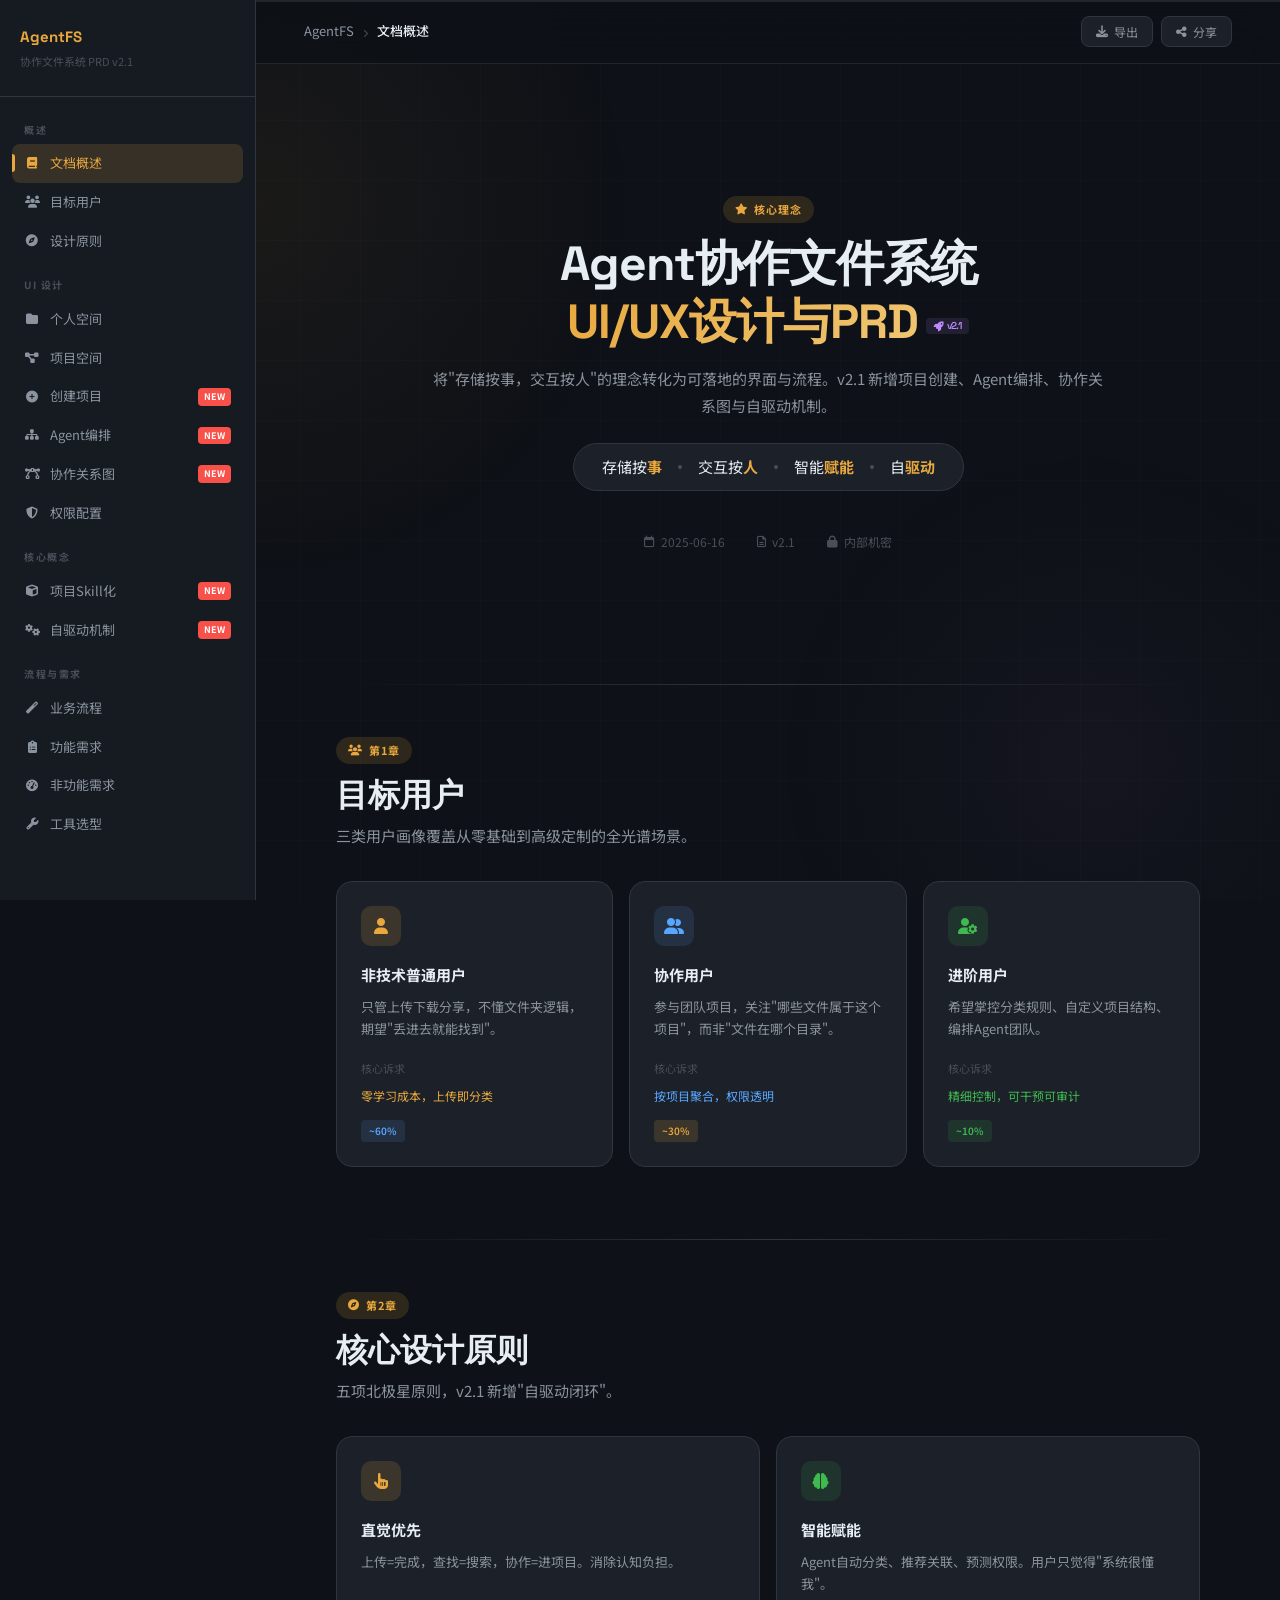
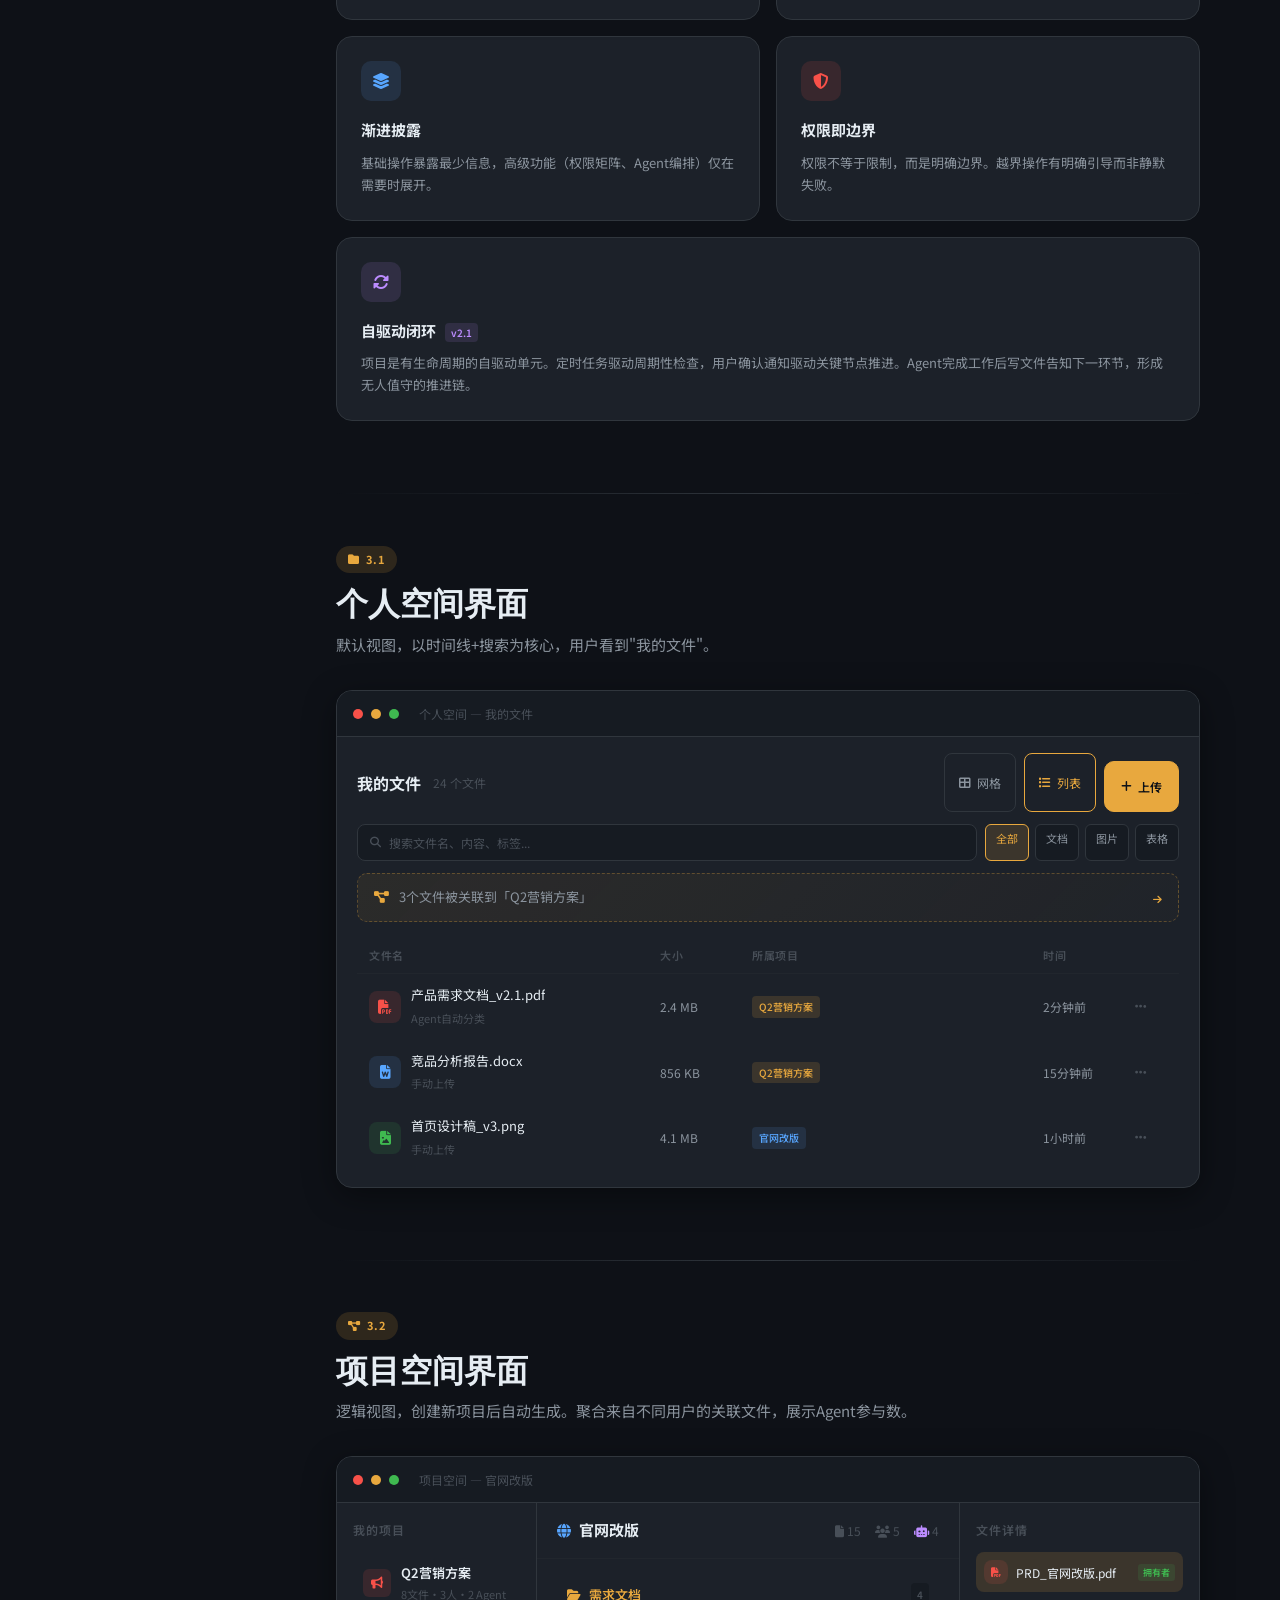
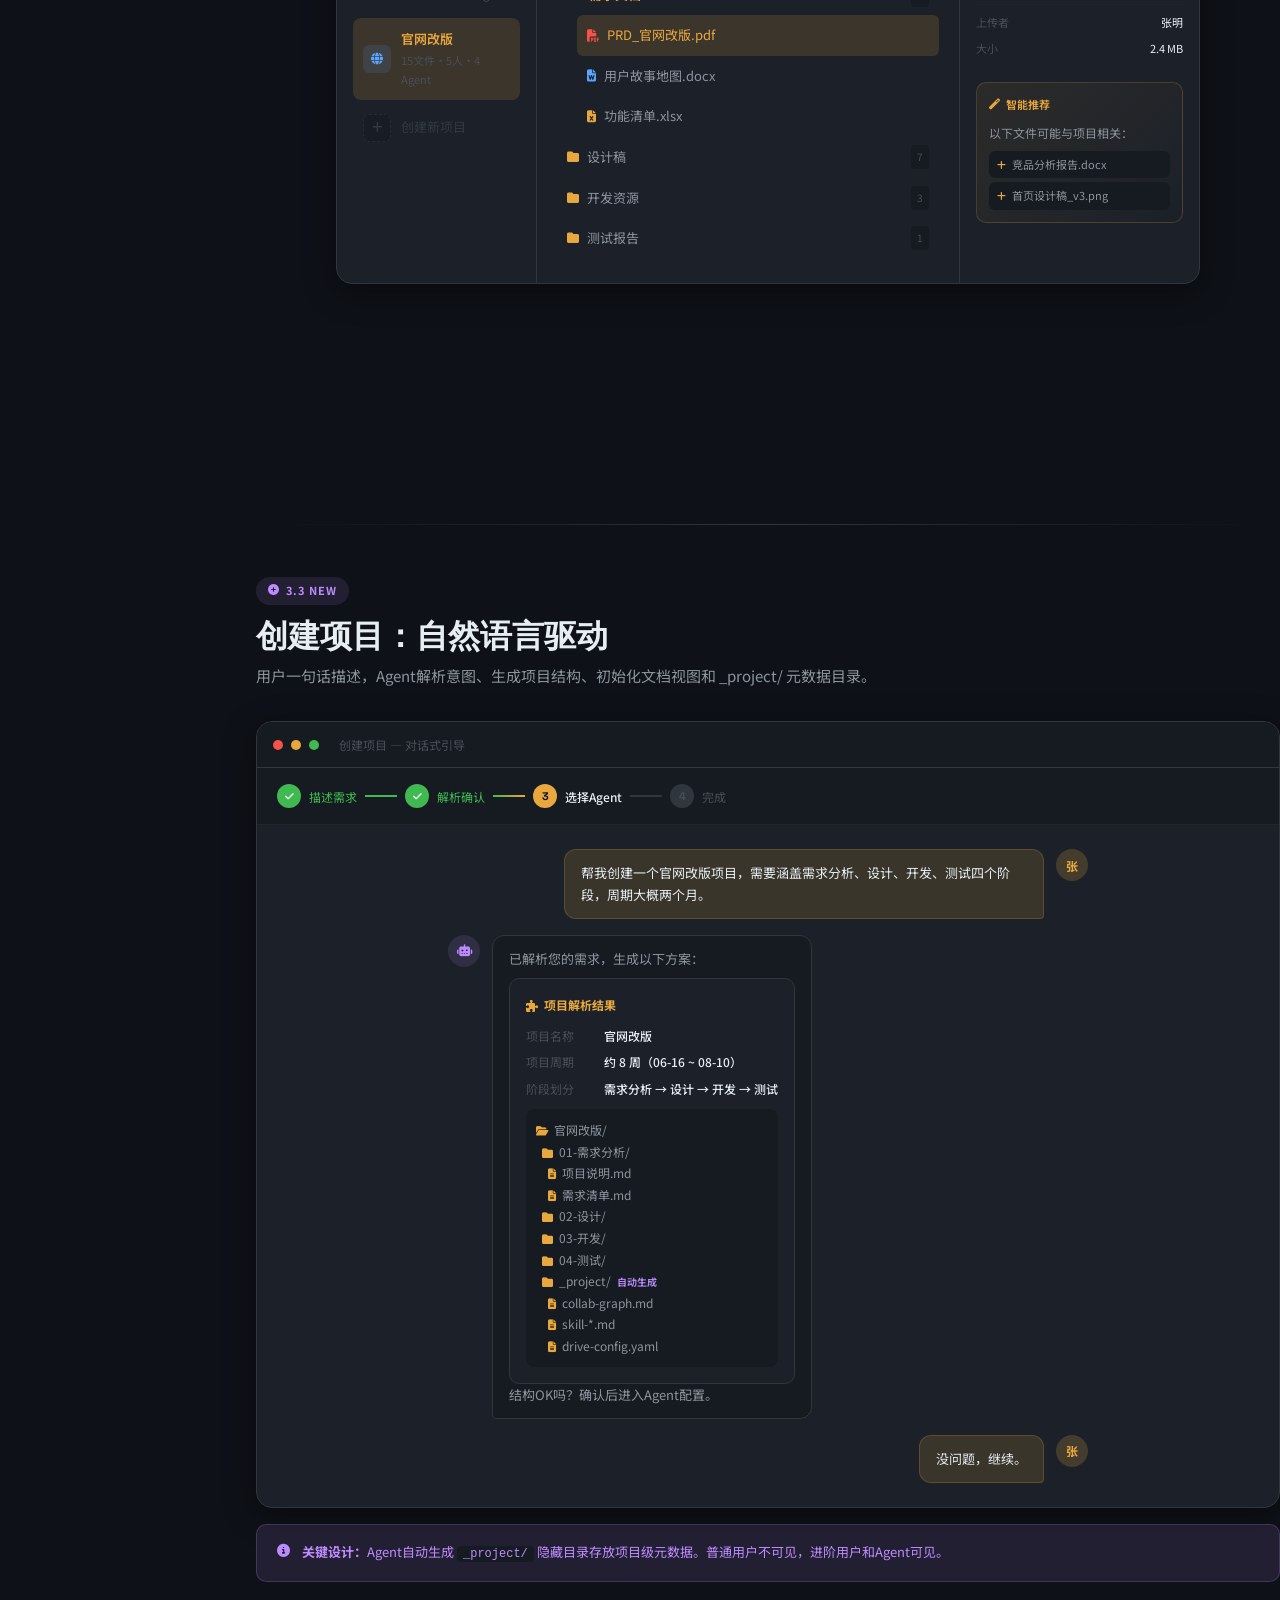
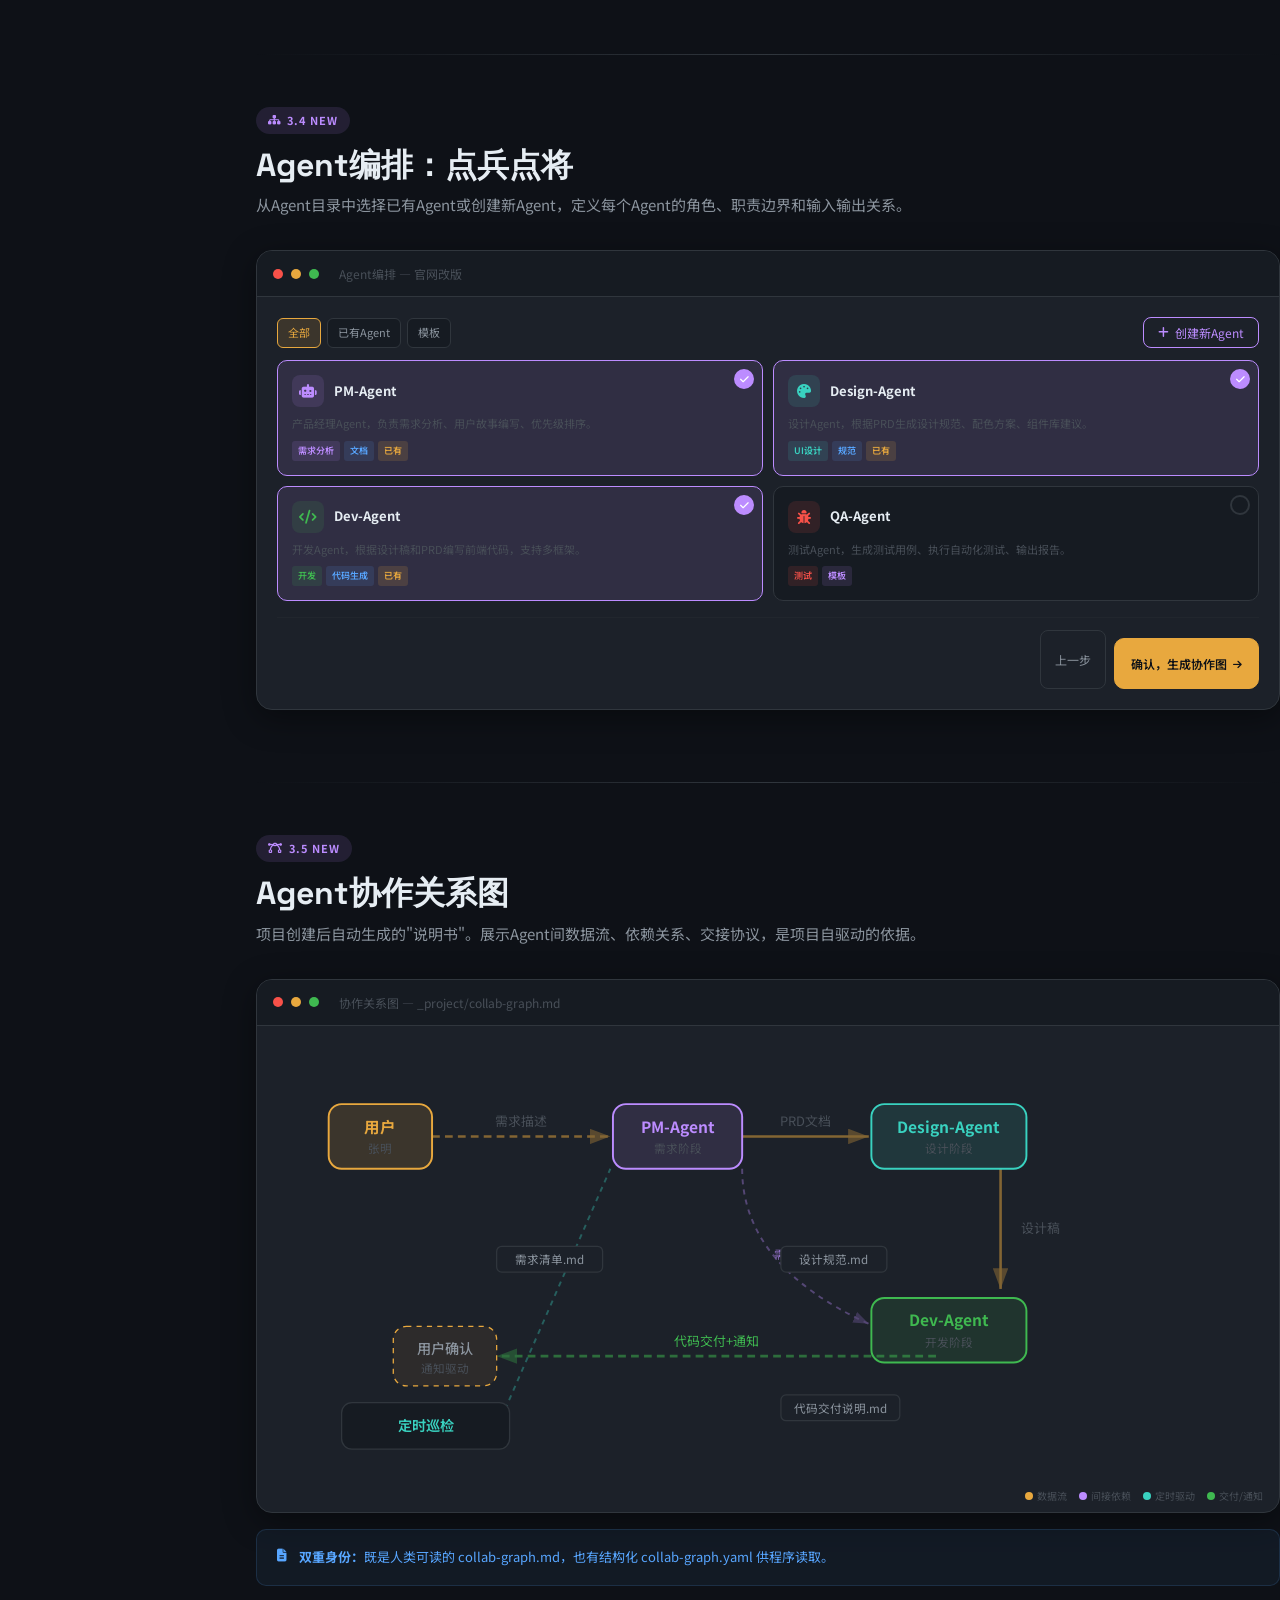
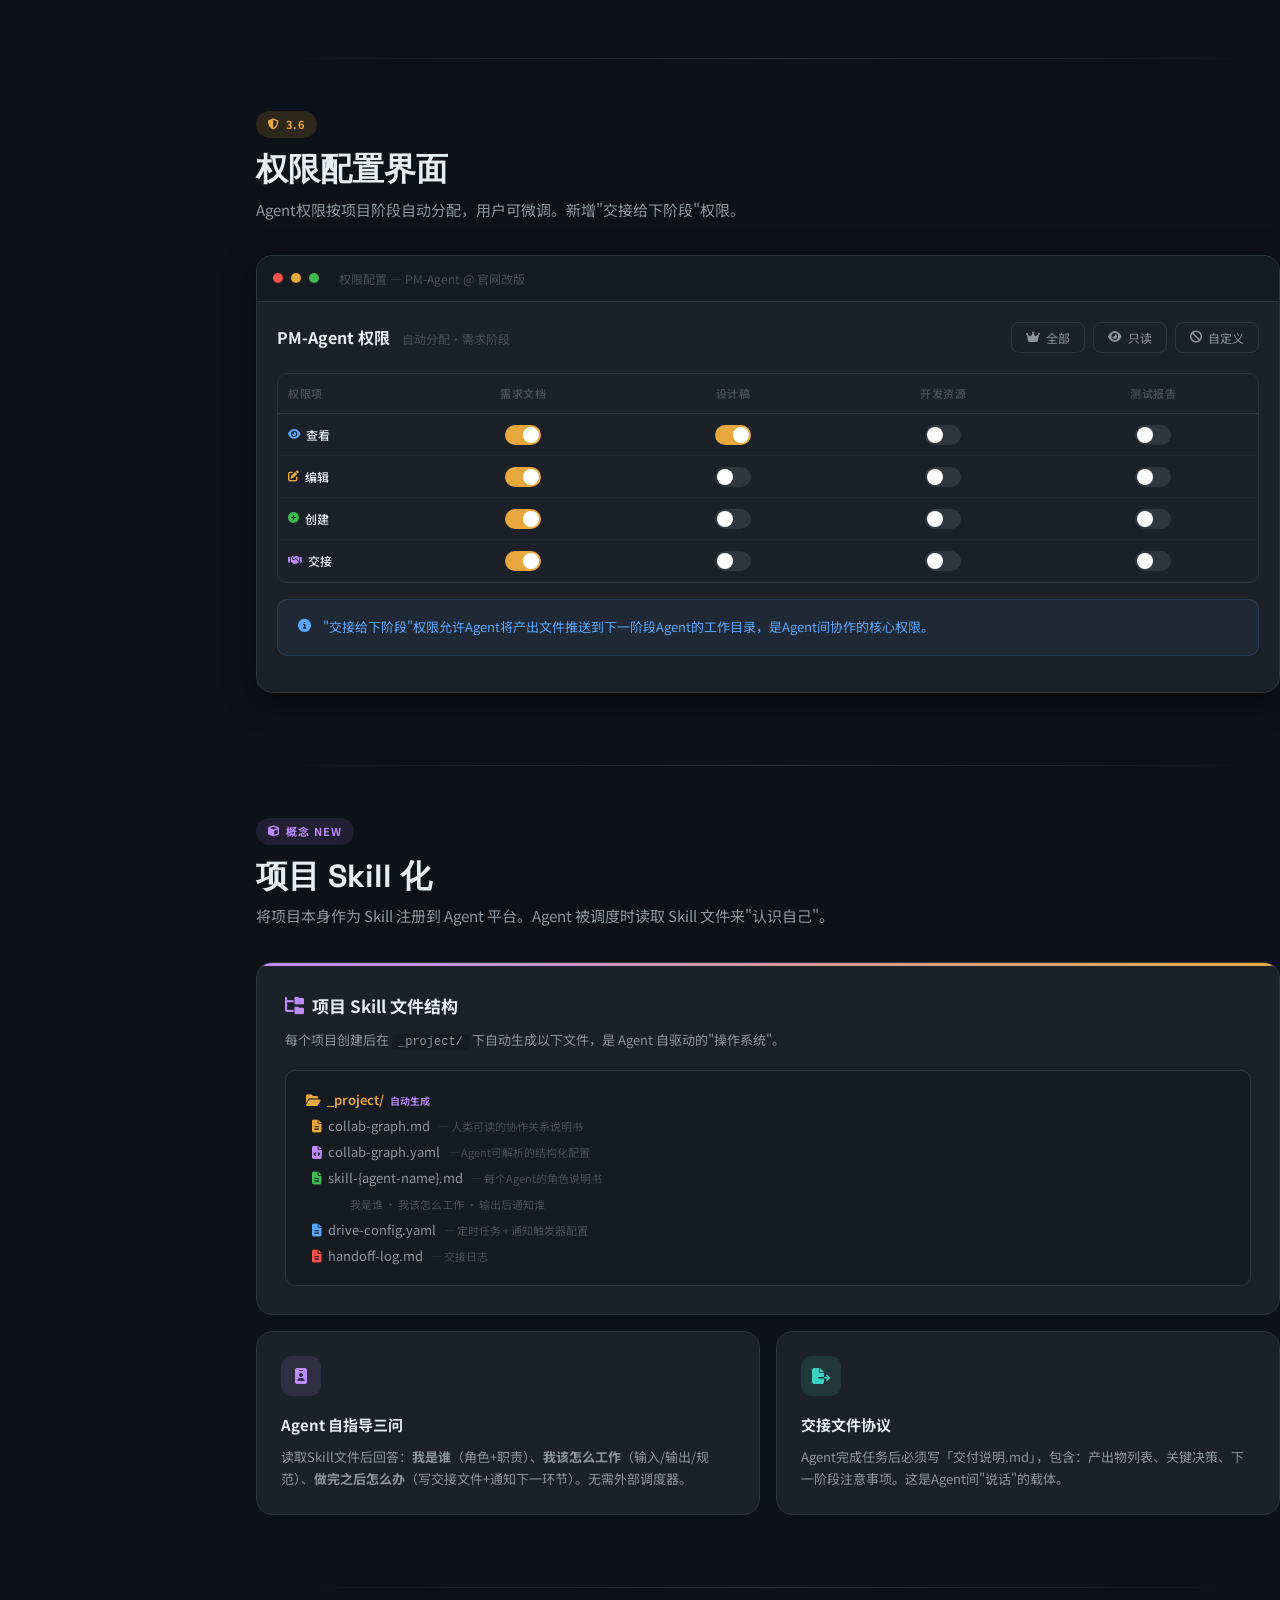
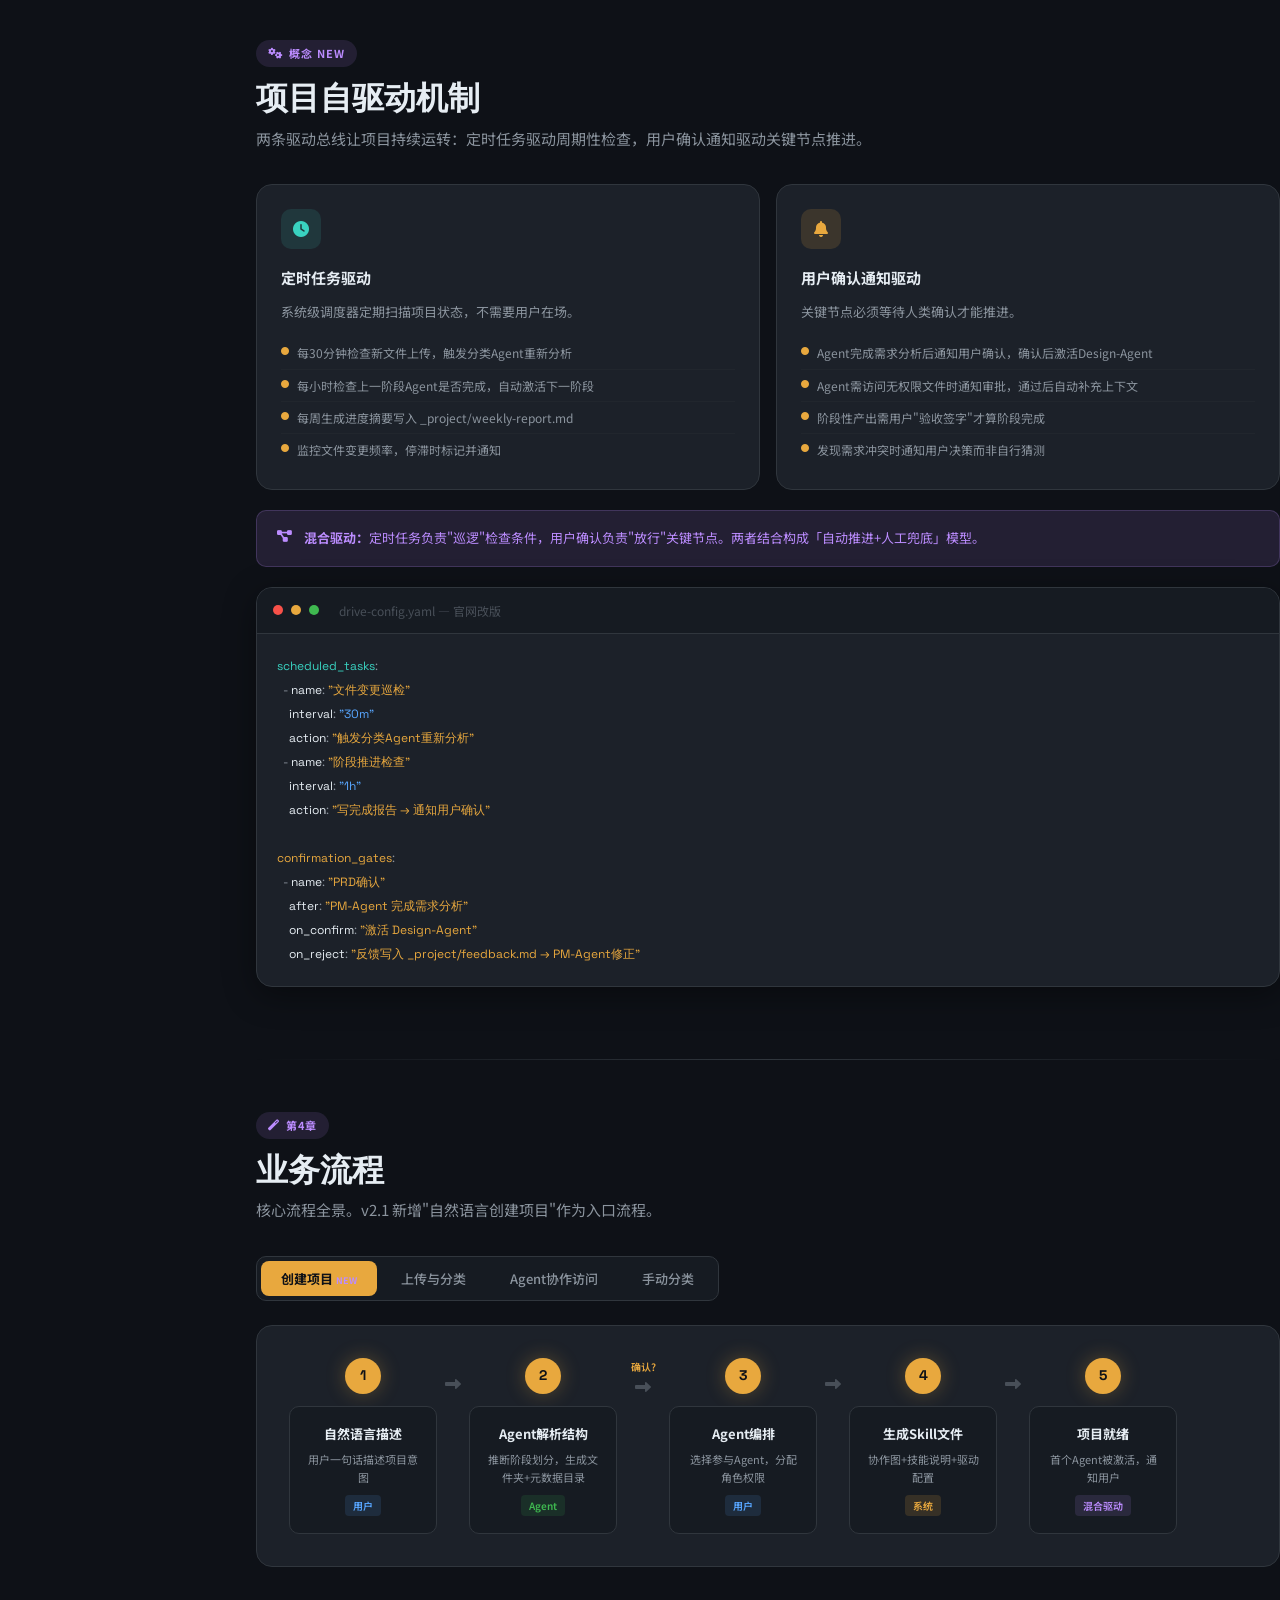
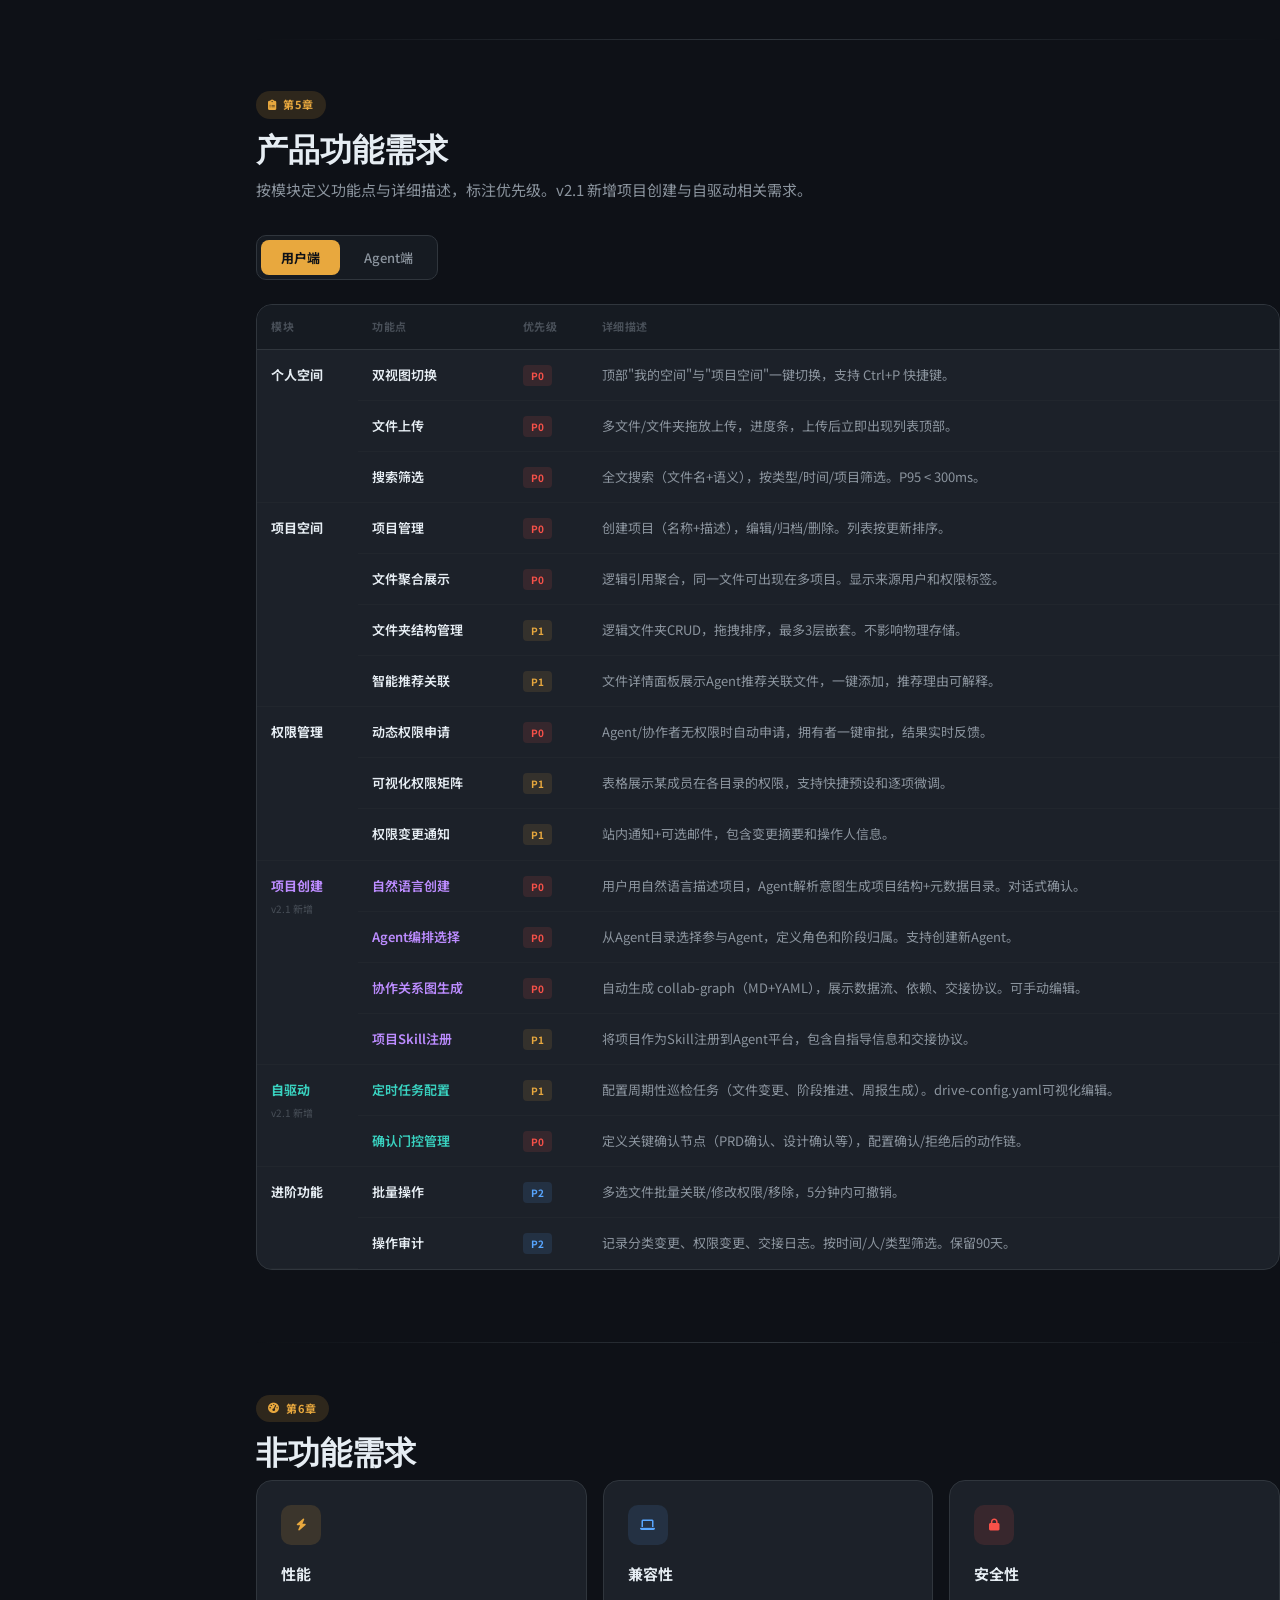
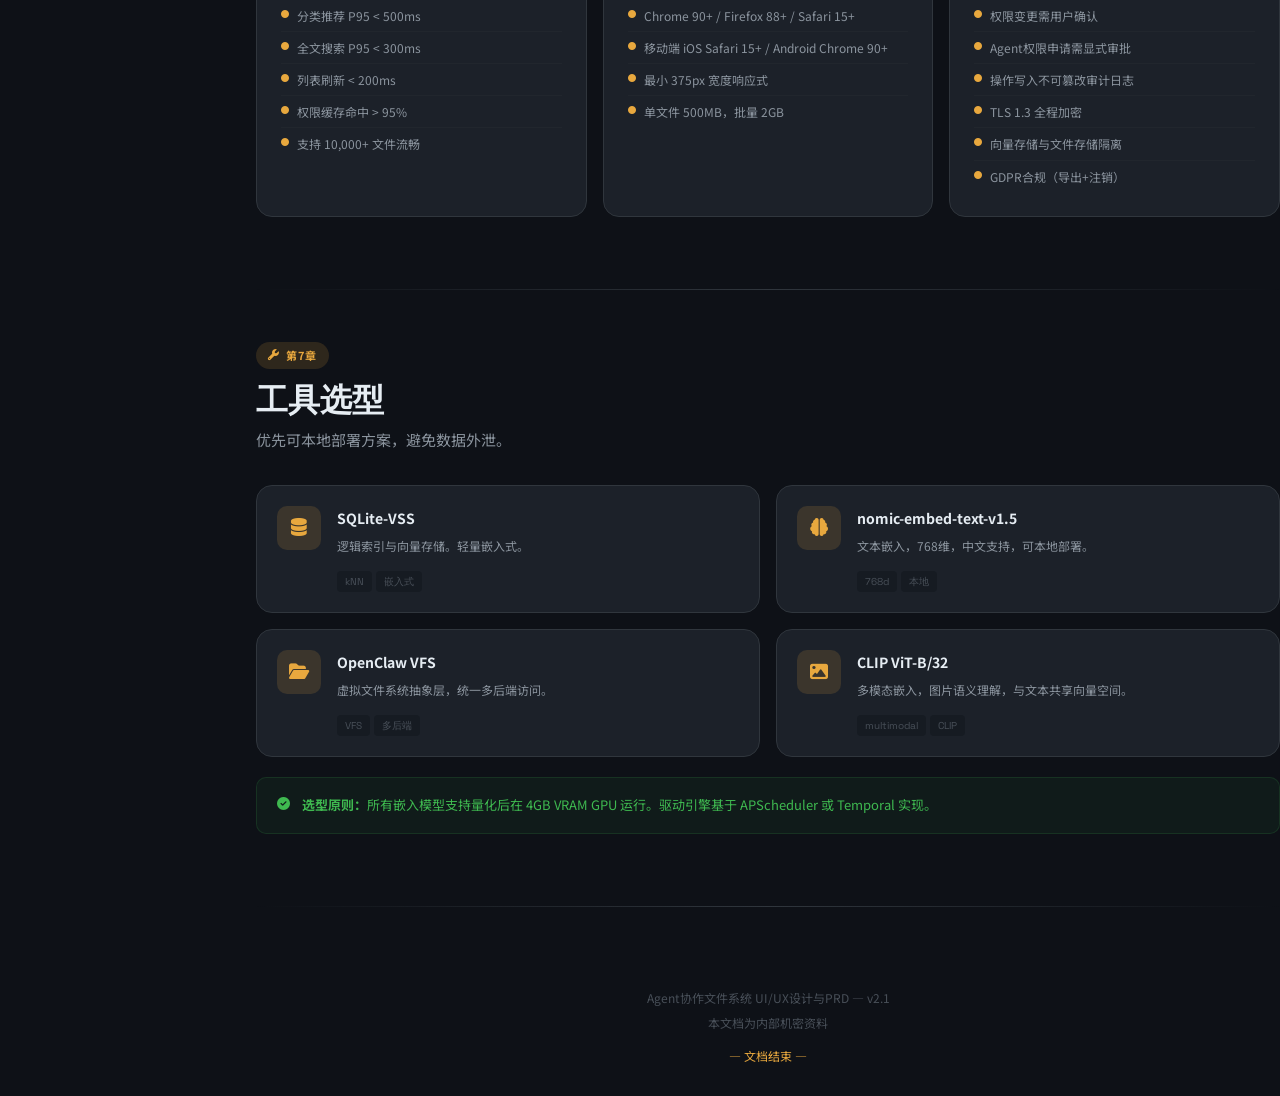
<file: docs/requirement/index2.html>
<!DOCTYPE html>
<html lang="zh-CN">
<head>
<meta charset="UTF-8">
<meta name="viewport" content="width=device-width, initial-scale=1.0">
<title>Agent协作文件系统 — PRD v2.1</title>
<link href="https://fonts.googleapis.com/css2?family=Noto+Sans+SC:wght@300;400;500;700;900&family=Space+Grotesk:wght@400;600;700&display=swap" rel="stylesheet">
<link href="https://cdnjs.cloudflare.com/ajax/libs/font-awesome/6.5.1/css/all.min.css" rel="stylesheet">
<style>
:root{--bg:#0e1117;--bg-el:#161b22;--bg-card:#1c2129;--bg-card-h:#242b35;--fg:#e6edf3;--fg-m:#8b949e;--fg-d:#484f58;--ac:#e8a83e;--ac-d:rgba(232,168,62,.15);--ac-g:rgba(232,168,62,.3);--ok:#3fb950;--err:#f85149;--info:#58a6ff;--pur:#bc8cff;--pur-d:rgba(188,140,255,.12);--teal:#39d2c0;--teal-d:rgba(57,210,192,.12);--bdr:#30363d;--bdr-l:#21262d;--r:10px;--rl:16px;--sh:0 8px 32px rgba(0,0,0,.4);--tr:.25s cubic-bezier(.4,0,.2,1)}
*{margin:0;padding:0;box-sizing:border-box}
html{scroll-behavior:smooth;scrollbar-width:thin;scrollbar-color:var(--bdr) var(--bg)}
body{font-family:'Noto Sans SC',sans-serif;background:var(--bg);color:var(--fg);line-height:1.75;overflow-x:hidden}
.atm{position:fixed;inset:0;pointer-events:none;z-index:0;overflow:hidden}
.atm::before{content:'';position:absolute;top:-20%;left:-10%;width:60vw;height:60vw;background:radial-gradient(circle,rgba(232,168,62,.06)0%,transparent 70%);animation:fb 20s ease-in-out infinite}
.atm::after{content:'';position:absolute;bottom:-20%;right:-10%;width:50vw;height:50vw;background:radial-gradient(circle,rgba(188,140,255,.04)0%,transparent 70%);animation:fb 25s ease-in-out infinite reverse}
@keyframes fb{0%,100%{transform:translate(0,0) scale(1)}33%{transform:translate(5%,-8%) scale(1.05)}66%{transform:translate(-3%,5%) scale(.95)}}
.gtex{position:fixed;inset:0;pointer-events:none;z-index:0;background-image:linear-gradient(rgba(255,255,255,.015)1px,transparent 1px),linear-gradient(90deg,rgba(255,255,255,.015)1px,transparent 1px);background-size:60px 60px}
.sb{position:fixed;left:0;top:0;bottom:0;width:256px;background:var(--bg-el);border-right:1px solid var(--bdr);z-index:100;display:flex;flex-direction:column;padding:24px 0;transition:transform var(--tr);overflow-y:auto}
.sb .logo{padding:0 20px 24px;border-bottom:1px solid var(--bdr);margin-bottom:16px}
.sb .logo h2{font-family:'Space Grotesk';font-size:15px;font-weight:700;color:var(--ac)}
.sb .logo span{font-size:11px;color:var(--fg-d);display:block;margin-top:2px}
.ns{padding:0 12px;margin-bottom:8px}
.ns-t{font-size:10px;font-weight:700;text-transform:uppercase;letter-spacing:1.5px;color:var(--fg-d);padding:8px 12px 6px}
.ni{display:flex;align-items:center;gap:10px;padding:8px 12px;border-radius:8px;font-size:13px;color:var(--fg-m);cursor:pointer;transition:all var(--tr);text-decoration:none;position:relative}
.ni:hover{background:var(--bg-card);color:var(--fg)}
.ni.act{background:var(--ac-d);color:var(--ac)}
.ni.act::before{content:'';position:absolute;left:0;top:50%;transform:translateY(-50%);width:3px;height:18px;background:var(--ac);border-radius:0 3px 3px 0}
.ni i{width:16px;text-align:center;font-size:12px}
.nb{margin-left:auto;font-size:9px;padding:1px 6px;border-radius:4px;background:var(--err);color:#fff;font-weight:700}
.mc{margin-left:256px;position:relative;z-index:1;min-height:100vh}
.tb{position:sticky;top:0;z-index:50;background:rgba(14,17,23,.85);backdrop-filter:blur(16px);border-bottom:1px solid var(--bdr-l);padding:16px 48px;display:flex;align-items:center;justify-content:space-between}
.tb .bc{font-size:13px;color:var(--fg-m)}
.tb .bc span{color:var(--fg);font-weight:500}
.tb-a{display:flex;gap:8px}
.tb-b{background:var(--bg-card);border:1px solid var(--bdr);color:var(--fg-m);padding:6px 14px;border-radius:8px;font-size:12px;cursor:pointer;transition:all var(--tr);display:flex;align-items:center;gap:6px;font-family:inherit}
.tb-b:hover{border-color:var(--ac);color:var(--ac)}
.cw{max-width:960px;margin:0 auto;padding:48px 48px 120px}
.ds{margin-bottom:72px;opacity:0;transform:translateY(30px);transition:opacity .6s,transform .6s}
.ds.vis{opacity:1;transform:translateY(0)}
.badge{display:inline-flex;align-items:center;gap:6px;font-size:11px;font-weight:700;letter-spacing:1px;text-transform:uppercase;padding:4px 12px;border-radius:20px;margin-bottom:12px}
.badge.def{background:var(--ac-d);color:var(--ac)}
.badge.new{background:var(--pur-d);color:var(--pur)}
.st{font-family:'Space Grotesk';font-size:32px;font-weight:900;color:var(--fg);margin-bottom:8px;line-height:1.2}
.ss{font-size:15px;color:var(--fg-m);margin-bottom:32px;max-width:680px}
.hero{padding:80px 48px 60px;text-align:center}
.hero .st{font-size:48px;letter-spacing:-1px;margin-bottom:16px}
.hero .hl{background:linear-gradient(135deg,var(--ac),#f0c674);-webkit-background-clip:text;-webkit-text-fill-color:transparent;background-clip:text}
.hero .phil{display:inline-flex;align-items:center;gap:16px;background:var(--bg-card);border:1px solid var(--bdr);border-radius:40px;padding:10px 28px;margin:24px 0 0;font-size:15px}
.hero .phil .sep{width:4px;height:4px;border-radius:50%;background:var(--fg-d)}
.hero .phil em{font-style:normal;color:var(--ac);font-weight:700}
.hero .meta{display:flex;justify-content:center;gap:32px;margin-top:40px;font-size:12px;color:var(--fg-d)}
.hero .meta div{display:flex;align-items:center;gap:6px}
.vt{display:inline-flex;align-items:center;gap:4px;background:var(--pur-d);color:var(--pur);font-size:10px;padding:2px 8px;border-radius:4px;font-weight:600;margin-left:8px;vertical-align:middle}
.cg{display:grid;gap:16px}
.cg.c2{grid-template-columns:repeat(2,1fr)}
.cg.c3{grid-template-columns:repeat(3,1fr)}
.ic{background:var(--bg-card);border:1px solid var(--bdr);border-radius:var(--rl);padding:24px;transition:all var(--tr);overflow:hidden}
.ic:hover{border-color:var(--ac-g);background:var(--bg-card-h);transform:translateY(-2px);box-shadow:var(--sh)}
.ic .ci{width:40px;height:40px;border-radius:10px;display:flex;align-items:center;justify-content:center;font-size:16px;margin-bottom:16px}
.ic h4{font-size:15px;font-weight:700;margin-bottom:8px}
.ic p{font-size:13px;color:var(--fg-m);line-height:1.7}
.ct{display:inline-block;font-size:10px;padding:2px 8px;border-radius:4px;font-weight:600;margin-top:12px}
.pc .ci{background:var(--ac-d);color:var(--ac)}
.pc:nth-child(2) .ci{background:rgba(63,185,80,.12);color:var(--ok)}
.pc:nth-child(3) .ci{background:rgba(88,166,255,.12);color:var(--info)}
.pc:nth-child(4) .ci{background:rgba(248,81,73,.12);color:var(--err)}
.pc:nth-child(5) .ci{background:var(--pur-d);color:var(--pur)}
.pnc .ci{background:var(--ac-d);color:var(--ac)}
.pnc:nth-child(2) .ci{background:rgba(88,166,255,.12);color:var(--info)}
.pnc:nth-child(3) .ci{background:rgba(63,185,80,.12);color:var(--ok)}
.mk{background:var(--bg-card);border:1px solid var(--bdr);border-radius:var(--rl);overflow:hidden;box-shadow:var(--sh)}
.mk-tb{display:flex;align-items:center;gap:8px;padding:12px 16px;background:var(--bg-el);border-bottom:1px solid var(--bdr)}
.mk-dot{width:10px;height:10px;border-radius:50%}
.mk-dot.r{background:#f85149}.mk-dot.y{background:#e8a83e}.mk-dot.g{background:#3fb950}
.mk-tb span{margin-left:12px;font-size:12px;color:var(--fg-d)}
.mk-bd{min-height:200px}
.mb{padding:6px 14px;border-radius:8px;font-size:12px;cursor:pointer;border:1px solid var(--bdr);background:var(--bg-card);color:var(--fg-m);transition:all var(--tr);display:flex;align-items:center;gap:6px;font-family:inherit}
.mb:hover{border-color:var(--fg-d);color:var(--fg)}
.mb.pr{background:var(--ac);border-color:var(--ac);color:#0e1117;font-weight:600}
.mb.pr:hover{filter:brightness(1.1)}
.chip{font-size:11px;padding:4px 10px;border-radius:6px;background:var(--bg-el);border:1px solid var(--bdr);color:var(--fg-m);cursor:pointer;transition:all var(--tr)}
.chip.act{background:var(--ac-d);border-color:var(--ac);color:var(--ac)}
.fi{width:32px;height:32px;border-radius:8px;display:flex;align-items:center;justify-content:center;font-size:14px;flex-shrink:0}
.fi.pdf{background:rgba(248,81,73,.12);color:var(--err)}.fi.doc{background:rgba(88,166,255,.12);color:var(--info)}.fi.img{background:rgba(63,185,80,.12);color:var(--ok)}.fi.xls{background:rgba(232,168,62,.12);color:var(--ac)}.fi.ppt{background:rgba(248,81,73,.12);color:#ff7b72}
.pt{font-size:10px;padding:2px 7px;border-radius:4px;background:var(--ac-d);color:var(--ac);font-weight:500}
.step-ind{display:flex;align-items:center;gap:0;padding:16px 20px;border-bottom:1px solid var(--bdr-l);background:var(--bg-el)}
.step-i{display:flex;align-items:center;gap:8px;font-size:12px;color:var(--fg-d)}
.step-i .sn{width:24px;height:24px;border-radius:50%;background:var(--bdr);display:flex;align-items:center;justify-content:center;font-size:11px;font-weight:700;font-family:'Space Grotesk'}
.step-i.act .sn{background:var(--ac);color:#0e1117}.step-i.dn .sn{background:var(--ok);color:#fff}
.step-i.act{color:var(--fg);font-weight:500}.step-i.dn{color:var(--ok)}
.step-l{width:32px;height:2px;background:var(--bdr);margin:0 8px}
.step-l.dn{background:var(--ok)}.step-l.act{background:linear-gradient(to right,var(--ok),var(--ac))}
.chat{display:flex;flex-direction:column;gap:16px;max-width:640px;margin:0 auto}
.cm{display:flex;gap:12px}
.cm.usr{flex-direction:row-reverse}
.cm .av{width:32px;height:32px;border-radius:50%;display:flex;align-items:center;justify-content:center;font-size:12px;flex-shrink:0;font-weight:700}
.cm.usr .av{background:rgba(232,168,62,.2);color:var(--ac)}
.cm.agt .av{background:var(--pur-d);color:var(--pur)}
.cm .bb{max-width:480px;padding:12px 16px;border-radius:12px;font-size:13px;line-height:1.7}
.cm.usr .bb{background:var(--ac-d);border:1px solid rgba(232,168,62,.2);border-bottom-right-radius:4px}
.cm.agt .bb{background:var(--bg-el);border:1px solid var(--bdr);border-bottom-left-radius:4px;color:var(--fg-m)}
.pr{background:var(--bg-card);border:1px solid var(--bdr);border-radius:10px;padding:16px;margin-top:8px}
.pr h5{font-size:12px;color:var(--ac);margin-bottom:10px;display:flex;align-items:center;gap:6px}
.pf{display:flex;align-items:baseline;gap:8px;font-size:12px;margin-bottom:6px}
.pf .lb{color:var(--fg-d);min-width:70px;flex-shrink:0}
.pf .vl{color:var(--fg);font-weight:500}
.pfs{margin-top:10px;padding:10px;background:var(--bg-el);border-radius:8px;font-size:12px;color:var(--fg-m);line-height:1.8}
.pfs i{color:var(--ac);margin-right:6px;font-size:11px}
.acc-grid{display:grid;grid-template-columns:repeat(2,1fr);gap:10px;margin-bottom:16px}
.acc{background:var(--bg-el);border:1px solid var(--bdr);border-radius:10px;padding:14px;cursor:pointer;transition:all var(--tr);position:relative}
.acc:hover{border-color:var(--fg-d);background:var(--bg-card-h)}
.acc.sel{border-color:var(--pur);background:var(--pur-d)}
.acc .ck{position:absolute;top:8px;right:8px;width:20px;height:20px;border-radius:50%;border:2px solid var(--bdr);display:flex;align-items:center;justify-content:center;font-size:10px;color:transparent;transition:all var(--tr)}
.acc.sel .ck{border-color:var(--pur);background:var(--pur);color:#fff}
.acc .ah{display:flex;align-items:center;gap:10px;margin-bottom:8px}
.acc .ai{width:32px;height:32px;border-radius:8px;display:flex;align-items:center;justify-content:center;font-size:14px}
.acc .an{font-size:13px;font-weight:700}
.acc .ad{font-size:11px;color:var(--fg-d);line-height:1.6}
.acc .at{display:flex;gap:4px;margin-top:8px;flex-wrap:wrap}
.atg{font-size:9px;padding:2px 6px;border-radius:3px;font-weight:600}
.perm-t{width:36px;height:20px;border-radius:10px;cursor:pointer;transition:all var(--tr);position:relative}
.perm-t.on{background:var(--ac)}.perm-t.off{background:var(--bdr)}
.perm-t::after{content:'';position:absolute;top:2px;width:16px;height:16px;border-radius:50%;background:#fff;transition:all var(--tr)}
.perm-t.on::after{left:18px}.perm-t.off::after{left:2px}
.pm{display:grid;grid-template-columns:140px repeat(4,1fr);border:1px solid var(--bdr);border-radius:10px;overflow:hidden}
.pm-h{display:contents;background:var(--bg-el);border-bottom:1px solid var(--bdr)}
.pm-h>div{padding:10px 10px;font-size:11px;font-weight:600;color:var(--fg-d);text-align:center;text-transform:uppercase;letter-spacing:.5px;border-bottom:1px solid var(--bdr)}
.pm-h>div:first-child{text-align:left}
.pm-r{display:contents}
.pm-r>div{padding:10px;font-size:13px;display:flex;align-items:center;justify-content:center;border-bottom:1px solid var(--bdr-l);transition:background var(--tr)}
.pm-r>div:first-child{justify-content:flex-start;color:var(--fg);font-weight:500;font-size:12px}
.sk-card{background:var(--bg-card);border:1px solid var(--bdr);border-radius:var(--rl);padding:28px;margin-bottom:16px;position:relative;overflow:hidden}
.sk-card::before{content:'';position:absolute;top:0;left:0;right:0;height:3px;background:linear-gradient(to right,var(--pur),var(--ac))}
.sk-card h4{font-size:17px;font-weight:700;margin-bottom:8px;display:flex;align-items:center;gap:8px}
.sk-card h4 i{color:var(--pur)}
.sk-card p{font-size:13px;color:var(--fg-m);line-height:1.8;margin-bottom:16px}
.sft{background:var(--bg-el);border:1px solid var(--bdr);border-radius:10px;padding:16px 20px;font-size:13px;line-height:2}
.sft .sf{color:var(--ac);font-weight:600}.sft .ff{color:var(--fg-m)}.sft .fd{color:var(--fg-d);font-size:11px;margin-left:8px}.sft .fn{color:var(--pur);font-size:10px;font-weight:600;margin-left:6px}
.dg{display:grid;grid-template-columns:repeat(2,1fr);gap:16px}
.dc{background:var(--bg-card);border:1px solid var(--bdr);border-radius:var(--rl);padding:24px;transition:all var(--tr)}
.dc:hover{border-color:var(--ac-g);transform:translateY(-2px);box-shadow:var(--sh)}
.dc .di{width:40px;height:40px;border-radius:10px;display:flex;align-items:center;justify-content:center;font-size:16px;margin-bottom:16px}
.dc h4{font-size:15px;font-weight:700;margin-bottom:10px}
.dc p{font-size:13px;color:var(--fg-m);line-height:1.7;margin-bottom:14px}
.dl{list-style:none}
.dl li{font-size:12px;color:var(--fg-m);padding:6px 0;border-bottom:1px solid var(--bdr-l);display:flex;align-items:flex-start;gap:8px;line-height:1.6}
.dl li:last-child{border-bottom:none}
.dl li i{color:var(--ac);margin-top:4px;font-size:8px;flex-shrink:0}
.fc{background:var(--bg-card);border:1px solid var(--bdr);border-radius:var(--rl);padding:32px;overflow-x:auto}
.fs{display:flex;align-items:flex-start;gap:0;min-width:max-content}
.fst{display:flex;flex-direction:column;align-items:center;min-width:148px}
.fst .fn{width:36px;height:36px;border-radius:50%;background:var(--ac);color:#0e1117;display:flex;align-items:center;justify-content:center;font-size:14px;font-weight:900;font-family:'Space Grotesk';margin-bottom:12px;box-shadow:0 0 20px var(--ac-g)}
.fst .fc2{background:var(--bg-el);border:1px solid var(--bdr);border-radius:10px;padding:16px;width:148px;text-align:center}
.fst .fc2 h5{font-size:13px;font-weight:700;margin-bottom:6px}.fst .fc2 p{font-size:11px;color:var(--fg-m);line-height:1.6}
.act-tag{display:inline-block;font-size:10px;padding:2px 8px;border-radius:4px;margin-top:8px;font-weight:600}
.act-tag.u{background:rgba(88,166,255,.12);color:var(--info)}
.act-tag.a{background:rgba(63,185,80,.12);color:var(--ok)}
.act-tag.s{background:var(--ac-d);color:var(--ac)}
.act-tag.m{background:var(--pur-d);color:var(--pur)}
.fa-arrow{display:flex;align-items:center;padding-top:18px;color:var(--fg-d);font-size:16px;min-width:32px;justify-content:center}
.fa-arrow.dec{flex-direction:column;padding-top:0;min-width:52px}
.fa-arrow.dec .al{font-size:10px;color:var(--ac);margin-bottom:4px;font-weight:600}
.tg{display:flex;gap:4px;background:var(--bg-el);border:1px solid var(--bdr);border-radius:10px;padding:4px;margin-bottom:24px;width:fit-content}
.tgb{padding:8px 20px;border-radius:8px;border:none;background:transparent;color:var(--fg-m);font-size:13px;font-weight:500;cursor:pointer;transition:all var(--tr);font-family:inherit}
.tgb:hover{color:var(--fg)}.tgb.act{background:var(--ac);color:#0e1117;font-weight:700}
.tp{display:none}.tp.act{display:block;animation:fi .3s ease}
@keyframes fi{from{opacity:0;transform:translateY(8px)}to{opacity:1;transform:translateY(0)}}
.rtw{overflow-x:auto;border:1px solid var(--bdr);border-radius:var(--rl);background:var(--bg-card)}
.rt{width:100%;border-collapse:collapse;font-size:13px}
.rt thead{background:var(--bg-el)}
.rt th{padding:12px 14px;text-align:left;font-size:11px;font-weight:700;color:var(--fg-d);text-transform:uppercase;letter-spacing:.5px;border-bottom:1px solid var(--bdr);white-space:nowrap}
.rt td{padding:14px;border-bottom:1px solid var(--bdr-l);color:var(--fg-m);vertical-align:top;line-height:1.7}
.rt tr:last-child td{border-bottom:none}
.rt tr:hover td{background:var(--bg-card-h)}
.rt .mn{font-weight:700;color:var(--fg);white-space:nowrap}
.rt .fn2{font-weight:600;color:var(--fg)}
.rp{display:inline-block;font-size:10px;padding:2px 8px;border-radius:4px;font-weight:700}
.rp.p0{background:rgba(248,81,73,.12);color:var(--err)}
.rp.p1{background:rgba(232,168,62,.12);color:var(--ac)}
.rp.p2{background:rgba(88,166,255,.12);color:var(--info)}
.nfg{display:grid;grid-template-columns:repeat(3,1fr);gap:16px}
.nc{background:var(--bg-card);border:1px solid var(--bdr);border-radius:var(--rl);padding:24px;transition:all var(--tr)}
.nc:hover{border-color:var(--ac-g);transform:translateY(-2px);box-shadow:var(--sh)}
.nc .ni{width:40px;height:40px;border-radius:10px;display:flex;align-items:center;justify-content:center;font-size:16px;margin-bottom:16px}
.nc h4{font-size:15px;font-weight:700;margin-bottom:12px}
.nl{list-style:none}
.nl li{font-size:12px;color:var(--fg-m);padding:6px 0;border-bottom:1px solid var(--bdr-l);display:flex;align-items:flex-start;gap:8px;line-height:1.6}
.nl li:last-child{border-bottom:none}
.nl li i{color:var(--ac);margin-top:4px;font-size:8px;flex-shrink:0}
.tgg{display:grid;grid-template-columns:repeat(2,1fr);gap:16px}
.tc2{background:var(--bg-card);border:1px solid var(--bdr);border-radius:var(--rl);padding:20px;display:flex;gap:16px;transition:all var(--tr)}
.tc2:hover{border-color:var(--ac-g);transform:translateY(-2px);box-shadow:var(--sh)}
.tc2 .ti{width:44px;height:44px;border-radius:10px;background:var(--ac-d);color:var(--ac);display:flex;align-items:center;justify-content:center;font-size:18px;flex-shrink:0}
.tc2 h4{font-size:14px;font-weight:700;margin-bottom:4px}
.tc2 .tp2{font-size:12px;color:var(--fg-m);margin-bottom:8px}
.tt{display:inline-block;font-size:10px;padding:2px 8px;border-radius:4px;background:var(--bg-el);color:var(--fg-d);font-family:'Space Grotesk',monospace;margin-right:4px}
.sdv{height:1px;background:linear-gradient(to right,transparent,var(--bdr),transparent);margin:48px 0}
.co{padding:16px 20px;border-radius:10px;margin:16px 0;font-size:13px;display:flex;gap:12px;align-items:flex-start}
.co i{margin-top:3px;flex-shrink:0}
.co.info{background:rgba(88,166,255,.06);border:1px solid rgba(88,166,255,.15);color:var(--info)}
.co.warn{background:rgba(232,168,62,.06);border:1px solid rgba(232,168,62,.15);color:var(--ac)}
.co.ok{background:rgba(63,185,80,.06);border:1px solid rgba(63,185,80,.15);color:var(--ok)}
.co.pur{background:var(--pur-d);border:1px solid rgba(188,140,255,.2);color:var(--pur)}
code{background:var(--bg-el);padding:1px 6px;border-radius:4px;font-size:12px}
.sp{position:fixed;top:0;left:256px;right:0;height:2px;z-index:200;background:var(--bdr-l)}
.sp-f{height:100%;background:var(--ac);width:0%;transition:width .1s linear}
.btt{position:fixed;bottom:32px;right:32px;width:40px;height:40px;border-radius:10px;background:var(--ac);color:#0e1117;display:flex;align-items:center;justify-content:center;font-size:14px;cursor:pointer;z-index:100;opacity:0;transform:translateY(10px);transition:all var(--tr);border:none;box-shadow:0 4px 16px var(--ac-g)}
.btt.vis{opacity:1;transform:translateY(0)}.btt:hover{filter:brightness(1.15)}
.mtg{display:none;position:fixed;top:16px;left:16px;z-index:200;width:40px;height:40px;border-radius:10px;background:var(--bg-card);border:1px solid var(--bdr);color:var(--fg);font-size:16px;cursor:pointer;align-items:center;justify-content:center}
.sbo{display:none;position:fixed;inset:0;background:rgba(0,0,0,.6);z-index:90}
#toast{position:fixed;bottom:32px;left:50%;transform:translateX(-50%) translateY(80px);background:var(--bg-card);border:1px solid var(--bdr);padding:12px 24px;border-radius:10px;font-size:13px;color:var(--fg);z-index:1000;opacity:0;transition:all .35s;pointer-events:none;box-shadow:var(--sh);display:flex;align-items:center;gap:8px}
@media(max-width:1024px){
.sb{transform:translateX(-100%)}.sb.open{transform:translateX(0)}.sbo.open{display:block}.mc{margin-left:0}.mtg{display:flex}
.tb{padding:16px 20px 16px 64px}.hero{padding:60px 20px 40px}.hero .st{font-size:32px}.cw{padding:32px 20px 80px}
.cg.c2,.cg.c3,.nfg,.tgg,.dg{grid-template-columns:1fr}.acc-grid{grid-template-columns:1fr}
}
</style>
</head>
<body>
<div class="atm"></div>
<div class="gtex"></div>
<div class="sp"><div class="sp-f" id="spf"></div></div>
<button class="mtg" id="mtg" aria-label="菜单"><i class="fas fa-bars"></i></button>
<div class="sbo" id="sbo"></div>

<nav class="sb" id="sb">
<div class="logo"><h2>AgentFS</h2><span>协作文件系统 PRD v2.1</span></div>
<div class="ns"><div class="ns-t">概述</div>
<a class="ni act" href="#ov" data-s="ov"><i class="fas fa-book"></i>文档概述</a>
<a class="ni" href="#usr" data-s="usr"><i class="fas fa-users"></i>目标用户</a>
<a class="ni" href="#pri" data-s="pri"><i class="fas fa-compass"></i>设计原则</a></div>
<div class="ns"><div class="ns-t">UI 设计</div>
<a class="ni" href="#ps" data-s="ps"><i class="fas fa-folder"></i>个人空间</a>
<a class="ni" href="#pj" data-s="pj"><i class="fas fa-project-diagram"></i>项目空间</a>
<a class="ni" href="#cp" data-s="cp"><i class="fas fa-plus-circle"></i>创建项目<span class="nb">NEW</span></a>
<a class="ni" href="#ao" data-s="ao"><i class="fas fa-sitemap"></i>Agent编排<span class="nb">NEW</span></a>
<a class="ni" href="#cg" data-s="cg"><i class="fas fa-bezier-curve"></i>协作关系图<span class="nb">NEW</span></a>
<a class="ni" href="#pm" data-s="pm"><i class="fas fa-shield-alt"></i>权限配置</a></div>
<div class="ns"><div class="ns-t">核心概念</div>
<a class="ni" href="#sk" data-s="sk"><i class="fas fa-cube"></i>项目Skill化<span class="nb">NEW</span></a>
<a class="ni" href="#dm" data-s="dm"><i class="fas fa-cogs"></i>自驱动机制<span class="nb">NEW</span></a></div>
<div class="ns"><div class="ns-t">流程与需求</div>
<a class="ni" href="#fl" data-s="fl"><i class="fas fa-magic"></i>业务流程</a>
<a class="ni" href="#rq" data-s="rq"><i class="fas fa-clipboard-list"></i>功能需求</a>
<a class="ni" href="#nf" data-s="nf"><i class="fas fa-tachometer-alt"></i>非功能需求</a>
<a class="ni" href="#tl" data-s="tl"><i class="fas fa-wrench"></i>工具选型</a></div>
</nav>

<div class="mc">
<div class="tb">
<div class="bc">AgentFS <i class="fas fa-chevron-right" style="font-size:8px;margin:0 6px;color:var(--fg-d)"></i> <span id="csec">文档概述</span></div>
<div class="tb-a">
<button class="tb-b" onclick="showToast('文档导出准备中...','fas fa-file-export','var(--info)')"><i class="fas fa-download"></i>导出</button>
<button class="tb-b" onclick="showToast('分享链接已复制','fas fa-link','var(--ac)')"><i class="fas fa-share-alt"></i>分享</button>
</div></div>

<div class="cw">

<!-- Hero -->
<section class="hero ds vis" id="ov">
<div class="badge def"><i class="fas fa-star"></i> 核心理念</div>
<h1 class="st">Agent协作文件系统<br><span class="hl">UI/UX设计与PRD</span><span class="vt"><i class="fas fa-rocket"></i> v2.1</span></h1>
<p class="ss" style="margin:0 auto;text-align:center;">将"存储按事，交互按人"的理念转化为可落地的界面与流程。v2.1 新增项目创建、Agent编排、协作关系图与自驱动机制。</p>
<div class="phil"><span>存储按<em>事</em></span><span class="sep"></span><span>交互按<em>人</em></span><span class="sep"></span><span>智能<em>赋能</em></span><span class="sep"></span><span>自<em>驱动</em></span></div>
<div class="meta"><div><i class="far fa-calendar"></i> 2025-06-16</div><div><i class="far fa-file-alt"></i> v2.1</div><div><i class="fas fa-lock"></i> 内部机密</div></div>
</section>
<div class="sdv"></div>

<!-- 目标用户 -->
<section class="ds" id="usr">
<div class="badge def"><i class="fas fa-users"></i> 第1章</div>
<h2 class="st">目标用户</h2>
<p class="ss">三类用户画像覆盖从零基础到高级定制的全光谱场景。</p>
<div class="cg c3">
<div class="ic pnc"><div class="ci"><i class="fas fa-user"></i></div><h4>非技术普通用户</h4><p>只管上传下载分享，不懂文件夹逻辑，期望"丢进去就能找到"。</p><div style="margin-top:12px"><span style="font-size:11px;color:var(--fg-d)">核心诉求</span><br><span style="font-size:12px;color:var(--ac)">零学习成本，上传即分类</span></div><span class="ct" style="background:rgba(88,166,255,.12);color:var(--info)">~60%</span></div>
<div class="ic pnc"><div class="ci"><i class="fas fa-user-friends"></i></div><h4>协作用户</h4><p>参与团队项目，关注"哪些文件属于这个项目"，而非"文件在哪个目录"。</p><div style="margin-top:12px"><span style="font-size:11px;color:var(--fg-d)">核心诉求</span><br><span style="font-size:12px;color:var(--info)">按项目聚合，权限透明</span></div><span class="ct" style="background:var(--ac-d);color:var(--ac)">~30%</span></div>
<div class="ic pnc"><div class="ci"><i class="fas fa-user-cog"></i></div><h4>进阶用户</h4><p>希望掌控分类规则、自定义项目结构、编排Agent团队。</p><div style="margin-top:12px"><span style="font-size:11px;color:var(--fg-d)">核心诉求</span><br><span style="font-size:12px;color:var(--ok)">精细控制，可干预可审计</span></div><span class="ct" style="background:rgba(63,185,80,.12);color:var(--ok)">~10%</span></div>
</div></section>
<div class="sdv"></div>

<!-- 设计原则 -->
<section class="ds" id="pri">
<div class="badge def"><i class="fas fa-compass"></i> 第2章</div>
<h2 class="st">核心设计原则</h2>
<p class="ss">五项北极星原则，v2.1 新增"自驱动闭环"。</p>
<div class="cg c2">
<div class="ic pc"><div class="ci"><i class="fas fa-hand-pointer"></i></div><h4>直觉优先</h4><p>上传=完成，查找=搜索，协作=进项目。消除认知负担。</p></div>
<div class="ic pc"><div class="ci"><i class="fas fa-brain"></i></div><h4>智能赋能</h4><p>Agent自动分类、推荐关联、预测权限。用户只觉得"系统很懂我"。</p></div>
<div class="ic pc"><div class="ci"><i class="fas fa-layer-group"></i></div><h4>渐进披露</h4><p>基础操作暴露最少信息，高级功能（权限矩阵、Agent编排）仅在需要时展开。</p></div>
<div class="ic pc"><div class="ci"><i class="fas fa-shield-alt"></i></div><h4>权限即边界</h4><p>权限不等于限制，而是明确边界。越界操作有明确引导而非静默失败。</p></div>
<div class="ic pc" style="grid-column:1/-1"><div class="ci"><i class="fas fa-sync-alt"></i></div><h4>自驱动闭环 <span style="font-size:10px;padding:2px 6px;border-radius:4px;background:var(--pur-d);color:var(--pur);font-weight:600;margin-left:6px">v2.1</span></h4><p>项目是有生命周期的自驱动单元。定时任务驱动周期性检查，用户确认通知驱动关键节点推进。Agent完成工作后写文件告知下一环节，形成无人值守的推进链。</p></div>
</div></section>
<div class="sdv"></div>

<!-- 个人空间 -->
<section class="ds" id="ps">
<div class="badge def"><i class="fas fa-folder"></i> 3.1</div>
<h2 class="st">个人空间界面</h2>
<p class="ss">默认视图，以时间线+搜索为核心，用户看到"我的文件"。</p>
<div class="mk"><div class="mk-tb"><div class="mk-dot r"></div><div class="mk-dot y"></div><div class="mk-dot g"></div><span>个人空间 — 我的文件</span></div>
<div class="mk-bd" style="padding:16px 20px">
<div style="display:flex;align-items:center;justify-content:space-between;margin-bottom:12px">
<div style="display:flex;align-items:center;gap:12px"><h3 style="font-size:16px;font-weight:700">我的文件</h3><span style="font-size:12px;color:var(--fg-d)">24 个文件</span></div>
<div style="display:flex;gap:8px"><button class="mb"><i class="fas fa-th-large"></i> 网格</button><button class="mb" style="border-color:var(--ac);color:var(--ac)"><i class="fas fa-list"></i> 列表</button><button class="mb pr"><i class="fas fa-plus"></i> 上传</button></div></div>
<div style="display:flex;gap:8px;margin-bottom:12px"><div style="flex:1;background:var(--bg-el);border:1px solid var(--bdr);border-radius:8px;padding:7px 12px;font-size:12px;color:var(--fg-d);display:flex;align-items:center;gap:8px"><i class="fas fa-search" style="font-size:11px"></i>搜索文件名、内容、标签...</div>
<div style="display:flex;gap:6px"><span class="chip act">全部</span><span class="chip">文档</span><span class="chip">图片</span><span class="chip">表格</span></div></div>
<div style="margin-bottom:16px;padding:12px 16px;background:linear-gradient(135deg,rgba(232,168,62,.08),rgba(232,168,62,.02));border:1px dashed rgba(232,168,62,.3);border-radius:10px;display:flex;align-items:center;justify-content:space-between;cursor:pointer">
<div style="display:flex;align-items:center;gap:10px;font-size:13px;color:var(--fg-m)"><i class="fas fa-project-diagram" style="color:var(--ac)"></i> 3个文件被关联到「Q2营销方案」</div>
<div style="font-size:12px;color:var(--ac)"><i class="fas fa-arrow-right" style="font-size:10px"></i></div></div>
<div style="display:grid;grid-template-columns:1fr 80px 1fr 80px 32px;gap:12px;padding:8px 12px;font-size:11px;color:var(--fg-d);text-transform:uppercase;letter-spacing:.5px;border-bottom:1px solid var(--bdr-l);font-weight:600"><div>文件名</div><div>大小</div><div>所属项目</div><div>时间</div><div></div></div>
<div style="display:grid;grid-template-columns:1fr 80px 1fr 80px 32px;gap:12px;padding:10px 12px;font-size:13px;border-radius:8px;cursor:pointer;transition:all var(--tr);align-items:center" onmouseover="this.style.background='var(--bg-card-h)'" onmouseout="this.style.background=''">
<div style="display:flex;align-items:center;gap:10px"><div class="fi pdf"><i class="fas fa-file-pdf"></i></div><div style="overflow:hidden;text-overflow:ellipsis;white-space:nowrap"><div>产品需求文档_v2.1.pdf</div><small style="font-size:11px;color:var(--fg-d)">Agent自动分类</small></div></div>
<div style="color:var(--fg-m);font-size:12px">2.4 MB</div><div style="display:flex;gap:4px"><span class="pt">Q2营销方案</span></div>
<div style="color:var(--fg-m);font-size:12px">2分钟前</div><div style="color:var(--fg-d);cursor:pointer"><i class="fas fa-ellipsis-h"></i></div></div>
<div style="display:grid;grid-template-columns:1fr 80px 1fr 80px 32px;gap:12px;padding:10px 12px;font-size:13px;border-radius:8px;cursor:pointer;transition:all var(--tr);align-items:center" onmouseover="this.style.background='var(--bg-card-h)'" onmouseout="this.style.background=''">
<div style="display:flex;align-items:center;gap:10px"><div class="fi doc"><i class="fas fa-file-word"></i></div><div><div>竞品分析报告.docx</div><small style="font-size:11px;color:var(--fg-d)">手动上传</small></div></div>
<div style="color:var(--fg-m);font-size:12px">856 KB</div><div style="display:flex;gap:4px"><span class="pt">Q2营销方案</span></div>
<div style="color:var(--fg-m);font-size:12px">15分钟前</div><div style="color:var(--fg-d);cursor:pointer"><i class="fas fa-ellipsis-h"></i></div></div>
<div style="display:grid;grid-template-columns:1fr 80px 1fr 80px 32px;gap:12px;padding:10px 12px;font-size:13px;border-radius:8px;cursor:pointer;transition:all var(--tr);align-items:center" onmouseover="this.style.background='var(--bg-card-h)'" onmouseout="this.style.background=''">
<div style="display:flex;align-items:center;gap:10px"><div class="fi img"><i class="fas fa-file-image"></i></div><div><div>首页设计稿_v3.png</div><small style="font-size:11px;color:var(--fg-d)">手动上传</small></div></div>
<div style="color:var(--fg-m);font-size:12px">4.1 MB</div><div style="display:flex;gap:4px"><span class="pt" style="background:rgba(88,166,255,.12);color:var(--info)">官网改版</span></div>
<div style="color:var(--fg-m);font-size:12px">1小时前</div><div style="color:var(--fg-d);cursor:pointer"><i class="fas fa-ellipsis-h"></i></div></div>
</div></div></section>
<div class="sdv"></div>

<!-- 项目空间 -->
<section class="ds" id="pj">
<div class="badge def"><i class="fas fa-project-diagram"></i> 3.2</div>
<h2 class="st">项目空间界面</h2>
<p class="ss">逻辑视图，创建新项目后自动生成。聚合来自不同用户的关联文件，展示Agent参与数。</p>
<div class="mk"><div class="mk-tb"><div class="mk-dot r"></div><div class="mk-dot y"></div><div class="mk-dot g"></div><span>项目空间 — 官网改版</span></div>
<div class="mk-bd" style="display:flex;height:380px">
<div style="width:200px;border-right:1px solid var(--bdr);padding:16px;flex-shrink:0">
<div style="font-size:12px;color:var(--fg-d);text-transform:uppercase;letter-spacing:1px;margin-bottom:12px;font-weight:600">我的项目</div>
<div style="display:flex;align-items:center;gap:10px;padding:10px;border-radius:8px;cursor:pointer;margin-bottom:4px;transition:all var(--tr)" onmouseover="this.style.background='var(--bg-card-h)'" onmouseout="this.style.background=''"><div style="width:28px;height:28px;border-radius:6px;display:flex;align-items:center;justify-content:center;font-size:12px;background:rgba(248,81,73,.12);color:var(--err);flex-shrink:0"><i class="fas fa-bullhorn"></i></div><div><div style="font-size:13px;font-weight:600">Q2营销方案</div><div style="font-size:11px;color:var(--fg-d)">8文件·3人·2 Agent</div></div></div>
<div style="display:flex;align-items:center;gap:10px;padding:10px;border-radius:8px;cursor:pointer;margin-bottom:4px;background:var(--ac-d)"><div style="width:28px;height:28px;border-radius:6px;display:flex;align-items:center;justify-content:center;font-size:12px;background:rgba(88,166,255,.12);color:var(--info);flex-shrink:0"><i class="fas fa-globe"></i></div><div><div style="font-size:13px;font-weight:600;color:var(--ac)">官网改版</div><div style="font-size:11px;color:var(--fg-d)">15文件·5人·4 Agent</div></div></div>
<div style="display:flex;align-items:center;gap:10px;padding:10px;border-radius:8px;cursor:pointer;margin-bottom:4px;opacity:.5" onmouseover="this.style.background='var(--bg-card-h)'" onmouseout="this.style.background=''"><div style="width:28px;height:28px;border-radius:6px;display:flex;align-items:center;justify-content:center;font-size:12px;background:var(--bg-el);color:var(--fg-d);border:1px dashed var(--bdr)"><i class="fas fa-plus"></i></div><div><div style="font-size:13px;color:var(--fg-d)">创建新项目</div></div></div>
</div>
<div style="flex:1;display:flex;flex-direction:column">
<div style="padding:14px 20px;border-bottom:1px solid var(--bdr-l);display:flex;align-items:center;justify-content:space-between">
<h3 style="font-size:15px;font-weight:700"><i class="fas fa-globe" style="color:var(--info);margin-right:8px;font-size:14px"></i>官网改版</h3>
<div style="font-size:12px;color:var(--fg-d);display:flex;gap:14px"><span><i class="fas fa-file"></i> 15</span><span><i class="fas fa-users"></i> 5</span><span><i class="fas fa-robot" style="color:var(--pur)"></i> 4</span></div></div>
<div style="padding:16px 20px;flex:1;overflow-y:auto;font-size:13px;line-height:2.2">
<div style="display:flex;align-items:center;gap:8px;padding:6px 10px;border-radius:6px;color:var(--ac);font-weight:600;cursor:pointer"><i class="fas fa-folder-open" style="font-size:12px;color:var(--ac)"></i> 需求文档 <span style="margin-left:auto;font-size:10px;color:var(--fg-d);background:var(--bg-el);padding:1px 6px;border-radius:4px">4</span></div>
<div style="padding-left:20px">
<div style="display:flex;align-items:center;gap:8px;padding:6px 10px;border-radius:6px;cursor:pointer;background:var(--ac-d);color:var(--ac)"><i class="fas fa-file-pdf" style="font-size:12px;color:var(--err)"></i> PRD_官网改版.pdf</div>
<div style="display:flex;align-items:center;gap:8px;padding:6px 10px;border-radius:6px;cursor:pointer;color:var(--fg-m)" onmouseover="this.style.background='var(--bg-card-h)'" onmouseout="this.style.background=''"><i class="fas fa-file-word" style="font-size:12px;color:var(--info)"></i> 用户故事地图.docx</div>
<div style="display:flex;align-items:center;gap:8px;padding:6px 10px;border-radius:6px;cursor:pointer;color:var(--fg-m)" onmouseover="this.style.background='var(--bg-card-h)'" onmouseout="this.style.background=''"><i class="fas fa-file-excel" style="font-size:12px;color:var(--ac)"></i> 功能清单.xlsx</div>
</div>
<div style="display:flex;align-items:center;gap:8px;padding:6px 10px;border-radius:6px;cursor:pointer;color:var(--fg-m)" onmouseover="this.style.background='var(--bg-card-h)'" onmouseout="this.style.background=''"><i class="fas fa-folder" style="font-size:12px;color:var(--ac)"></i> 设计稿 <span style="margin-left:auto;font-size:10px;color:var(--fg-d);background:var(--bg-el);padding:1px 6px;border-radius:4px">7</span></div>
<div style="display:flex;align-items:center;gap:8px;padding:6px 10px;border-radius:6px;cursor:pointer;color:var(--fg-m)" onmouseover="this.style.background='var(--bg-card-h)'" onmouseout="this.style.background=''"><i class="fas fa-folder" style="font-size:12px;color:var(--ac)"></i> 开发资源 <span style="margin-left:auto;font-size:10px;color:var(--fg-d);background:var(--bg-el);padding:1px 6px;border-radius:4px">3</span></div>
<div style="display:flex;align-items:center;gap:8px;padding:6px 10px;border-radius:6px;cursor:pointer;color:var(--fg-m)" onmouseover="this.style.background='var(--bg-card-h)'" onmouseout="this.style.background=''"><i class="fas fa-folder" style="font-size:12px;color:var(--ac)"></i> 测试报告 <span style="margin-left:auto;font-size:10px;color:var(--fg-d);background:var(--bg-el);padding:1px 6px;border-radius:4px">1</span></div>
</div></div>
<div style="width:240px;border-left:1px solid var(--bdr);padding:16px;flex-shrink:0;overflow-y:auto">
<div style="font-size:12px;color:var(--fg-d);text-transform:uppercase;letter-spacing:1px;margin-bottom:12px;font-weight:600">文件详情</div>
<div style="display:flex;align-items:center;gap:8px;padding:8px;border-radius:8px;background:var(--ac-d);margin-bottom:12px"><div class="fi pdf" style="width:24px;height:24px;font-size:10px"><i class="fas fa-file-pdf"></i></div><span style="font-size:12px;flex:1">PRD_官网改版.pdf</span><span style="font-size:9px;padding:1px 5px;border-radius:3px;font-weight:600;background:rgba(63,185,80,.12);color:var(--ok)">拥有者</span></div>
<div style="font-size:11px;color:var(--fg-d);padding:8px 0;border-top:1px solid var(--bdr-l)">
<div style="display:flex;justify-content:space-between;margin-bottom:6px"><span>上传者</span><span style="color:var(--fg)">张明</span></div>
<div style="display:flex;justify-content:space-between"><span>大小</span><span style="color:var(--fg)">2.4 MB</span></div></div>
<div style="margin-top:16px;padding:12px;background:linear-gradient(135deg,rgba(232,168,62,.08),transparent);border:1px solid rgba(232,168,62,.2);border-radius:10px">
<div style="font-size:11px;color:var(--ac);margin-bottom:8px;font-weight:600;display:flex;align-items:center;gap:6px"><i class="fas fa-magic"></i> 智能推荐</div>
<div style="font-size:12px;color:var(--fg-m);margin-bottom:8px">以下文件可能与项目相关：</div>
<div style="display:flex;flex-direction:column;gap:4px">
<div style="display:flex;align-items:center;gap:6px;font-size:11px;color:var(--fg-m);padding:4px 8px;background:var(--bg-el);border-radius:6px;cursor:pointer"><i class="fas fa-plus" style="color:var(--ac);font-size:10px"></i> 竞品分析报告.docx</div>
<div style="display:flex;align-items:center;gap:6px;font-size:11px;color:var(--fg-m);padding:4px 8px;background:var(--bg-el);border-radius:6px;cursor:pointer"><i class="fas fa-plus" style="color:var(--ac);font-size:10px"></i> 首页设计稿_v3.png</div></div></div>
</div></div></div></div></section>
<div class="sdv"></div>

<!-- 创建项目 -->
<section class="ds" id="cp">
<div class="badge new"><i class="fas fa-plus-circle"></i> 3.3 NEW</div>
<h2 class="st">创建项目：自然语言驱动</h2>
<p class="ss">用户一句话描述，Agent解析意图、生成项目结构、初始化文档视图和 _project/ 元数据目录。</p>
<div class="mk"><div class="mk-tb"><div class="mk-dot r"></div><div class="mk-dot y"></div><div class="mk-dot g"></div><span>创建项目 — 对话式引导</span></div>
<div class="mk-bd">
<div class="step-ind">
<div class="step-i dn"><div class="sn"><i class="fas fa-check" style="font-size:10px"></i></div>描述需求</div><div class="step-l dn"></div>
<div class="step-i dn"><div class="sn"><i class="fas fa-check" style="font-size:10px"></i></div>解析确认</div><div class="step-l act"></div>
<div class="step-i act"><div class="sn">3</div>选择Agent</div><div class="step-l"></div>
<div class="step-i"><div class="sn">4</div>完成</div></div>
<div style="padding:24px 20px">
<div class="chat">
<div class="cm usr"><div class="av">张</div><div class="bb">帮我创建一个官网改版项目，需要涵盖需求分析、设计、开发、测试四个阶段，周期大概两个月。</div></div>
<div class="cm agt"><div class="av"><i class="fas fa-robot"></i></div><div class="bb">已解析您的需求，生成以下方案：<div class="pr"><h5><i class="fas fa-puzzle-piece"></i> 项目解析结果</h5>
<div class="pf"><span class="lb">项目名称</span><span class="vl">官网改版</span></div>
<div class="pf"><span class="lb">项目周期</span><span class="vl">约 8 周（06-16 ~ 08-10）</span></div>
<div class="pf"><span class="lb">阶段划分</span><span class="vl">需求分析 → 设计 → 开发 → 测试</span></div>
<div class="pfs"><i class="fas fa-folder-open"></i>官网改版/<br>&nbsp;&nbsp;<i class="fas fa-folder"></i>01-需求分析/<br>&nbsp;&nbsp;&nbsp;&nbsp;<i class="fas fa-file-alt"></i>项目说明.md<br>&nbsp;&nbsp;&nbsp;&nbsp;<i class="fas fa-file-alt"></i>需求清单.md<br>&nbsp;&nbsp;<i class="fas fa-folder"></i>02-设计/<br>&nbsp;&nbsp;<i class="fas fa-folder"></i>03-开发/<br>&nbsp;&nbsp;<i class="fas fa-folder"></i>04-测试/<br>&nbsp;&nbsp;<i class="fas fa-folder"></i>_project/<span style="color:var(--pur);font-size:10px;font-weight:600;margin-left:6px">自动生成</span><br>&nbsp;&nbsp;&nbsp;&nbsp;<i class="fas fa-file-alt"></i>collab-graph.md<br>&nbsp;&nbsp;&nbsp;&nbsp;<i class="fas fa-file-alt"></i>skill-*.md<br>&nbsp;&nbsp;&nbsp;&nbsp;<i class="fas fa-file-alt"></i>drive-config.yaml</div></div>结构OK吗？确认后进入Agent配置。</div></div>
<div class="cm usr"><div class="av">张</div><div class="bb">没问题，继续。</div></div>
</div></div></div></div>
<div class="co pur"><i class="fas fa-info-circle"></i><span><strong>关键设计：</strong>Agent自动生成 <code>_project/</code> 隐藏目录存放项目级元数据。普通用户不可见，进阶用户和Agent可见。</span></div>
</section>
<div class="sdv"></div>

<!-- Agent编排 -->
<section class="ds" id="ao">
<div class="badge new"><i class="fas fa-sitemap"></i> 3.4 NEW</div>
<h2 class="st">Agent编排：点兵点将</h2>
<p class="ss">从Agent目录中选择已有Agent或创建新Agent，定义每个Agent的角色、职责边界和输入输出关系。</p>
<div class="mk"><div class="mk-tb"><div class="mk-dot r"></div><div class="mk-dot y"></div><div class="mk-dot g"></div><span>Agent编排 — 官网改版</span></div>
<div class="mk-bd" style="padding:20px">
<div style="display:flex;justify-content:space-between;align-items:center;margin-bottom:12px"><div style="display:flex;gap:6px"><span class="chip act">全部</span><span class="chip">已有Agent</span><span class="chip">模板</span></div><button class="mb" style="border-color:var(--pur);color:var(--pur)"><i class="fas fa-plus"></i> 创建新Agent</button></div>
<div class="acc-grid">
<div class="acc sel" onclick="this.classList.toggle('sel')"><div class="ck"><i class="fas fa-check"></i></div><div class="ah"><div class="ai" style="background:var(--pur-d);color:var(--pur)"><i class="fas fa-robot"></i></div><div class="an">PM-Agent</div></div><div class="ad">产品经理Agent，负责需求分析、用户故事编写、优先级排序。</div><div class="at"><span class="atg" style="background:var(--pur-d);color:var(--pur)">需求分析</span><span class="atg" style="background:rgba(88,166,255,.12);color:var(--info)">文档</span><span class="atg" style="background:var(--ac-d);color:var(--ac)">已有</span></div></div>
<div class="acc sel" onclick="this.classList.toggle('sel')"><div class="ck"><i class="fas fa-check"></i></div><div class="ah"><div class="ai" style="background:var(--teal-d);color:var(--teal)"><i class="fas fa-palette"></i></div><div class="an">Design-Agent</div></div><div class="ad">设计Agent，根据PRD生成设计规范、配色方案、组件库建议。</div><div class="at"><span class="atg" style="background:var(--teal-d);color:var(--teal)">UI设计</span><span class="atg" style="background:rgba(88,166,255,.12);color:var(--info)">规范</span><span class="atg" style="background:var(--ac-d);color:var(--ac)">已有</span></div></div>
<div class="acc sel" onclick="this.classList.toggle('sel')"><div class="ck"><i class="fas fa-check"></i></div><div class="ah"><div class="ai" style="background:rgba(63,185,80,.12);color:var(--ok)"><i class="fas fa-code"></i></div><div class="an">Dev-Agent</div></div><div class="ad">开发Agent，根据设计稿和PRD编写前端代码，支持多框架。</div><div class="at"><span class="atg" style="background:rgba(63,185,80,.12);color:var(--ok)">开发</span><span class="atg" style="background:rgba(88,166,255,.12);color:var(--info)">代码生成</span><span class="atg" style="background:var(--ac-d);color:var(--ac)">已有</span></div></div>
<div class="acc" onclick="this.classList.toggle('sel')"><div class="ck"><i class="fas fa-check"></i></div><div class="ah"><div class="ai" style="background:rgba(248,81,73,.12);color:var(--err)"><i class="fas fa-bug"></i></div><div class="an">QA-Agent</div></div><div class="ad">测试Agent，生成测试用例、执行自动化测试、输出报告。</div><div class="at"><span class="atg" style="background:rgba(248,81,73,.12);color:var(--err)">测试</span><span class="atg" style="background:var(--pur-d);color:var(--pur)">模板</span></div></div>
</div>
<div style="display:flex;justify-content:flex-end;gap:8px;padding-top:12px;border-top:1px solid var(--bdr-l)"><button class="mb">上一步</button><button class="mb pr">确认，生成协作图 <i class="fas fa-arrow-right" style="font-size:10px"></i></button></div>
</div></div></section>
<div class="sdv"></div>

<!-- 协作关系图 -->
<section class="ds" id="cg">
<div class="badge new"><i class="fas fa-bezier-curve"></i> 3.5 NEW</div>
<h2 class="st">Agent协作关系图</h2>
<p class="ss">项目创建后自动生成的"说明书"。展示Agent间数据流、依赖关系、交接协议，是项目自驱动的依据。</p>
<div class="mk"><div class="mk-tb"><div class="mk-dot r"></div><div class="mk-dot y"></div><div class="mk-dot g"></div><span>协作关系图 — _project/collab-graph.md</span></div>
<div class="mk-bd" style="padding:20px;position:relative">
<svg viewBox="0 0 760 340" style="width:100%;height:auto" xmlns="http://www.w3.org/2000/svg">
<defs><marker id="ah" markerWidth="8" markerHeight="6" refX="8" refY="3" orient="auto"><polygon points="0 0,8 3,0 6" fill="var(--ac)" opacity=".6"/></marker>
<marker id="ahp" markerWidth="8" markerHeight="6" refX="8" refY="3" orient="auto"><polygon points="0 0,8 3,0 6" fill="var(--pur)" opacity=".6"/></marker>
<marker id="ahg" markerWidth="8" markerHeight="6" refX="8" refY="3" orient="auto"><polygon points="0 0,8 3,0 6" fill="var(--ok)" opacity=".6"/></marker>
<marker id="aht" markerWidth="8" markerHeight="6" refX="8" refY="3" orient="auto"><polygon points="0 0,8 3,0 6" fill="var(--teal)" opacity=".6"/></marker></defs>
<line x1="120" y1="70" x2="258" y2="70" stroke="var(--ac)" stroke-width="2" stroke-dasharray="6,4" marker-end="url(#ah)" opacity=".5"/><text x="189" y="62" fill="var(--fg-d)" font-size="10" text-anchor="middle">需求描述</text>
<line x1="360" y1="70" x2="458" y2="70" stroke="var(--ac)" stroke-width="2" marker-end="url(#ah)" opacity=".5"/><text x="409" y="62" fill="var(--fg-d)" font-size="10" text-anchor="middle">PRD文档</text>
<line x1="560" y1="95" x2="560" y2="188" stroke="var(--ac)" stroke-width="2" marker-end="url(#ah)" opacity=".5"/><text x="576" y="145" fill="var(--fg-d)" font-size="10">设计稿</text>
<line x1="510" y1="240" x2="170" y2="240" stroke="var(--ok)" stroke-width="2" stroke-dasharray="6,4" marker-end="url(#ahg)" opacity=".5"/><text x="340" y="232" fill="var(--ok)" font-size="10" text-anchor="middle">代码交付+通知</text>
<path d="M360 95 Q360 170 458 215" stroke="var(--pur)" stroke-width="1.5" stroke-dasharray="4,4" fill="none" marker-end="url(#ahp)" opacity=".35"/><text x="385" y="165" fill="var(--pur)" font-size="9" opacity=".7">需求变更</text>
<line x1="170" y1="296" x2="258" y2="95" stroke="var(--teal)" stroke-width="1.5" stroke-dasharray="4,4" opacity=".35"/>
<rect x="40" y="45" width="80" height="50" rx="10" fill="var(--ac-d)" stroke="var(--ac)" stroke-width="1.5"/><text x="80" y="67" fill="var(--ac)" font-size="12" text-anchor="middle" font-weight="700">用户</text><text x="80" y="83" fill="var(--fg-d)" font-size="9" text-anchor="middle">张明</text>
<rect x="260" y="45" width="100" height="50" rx="10" fill="var(--pur-d)" stroke="var(--pur)" stroke-width="1.5"/><text x="310" y="67" fill="var(--pur)" font-size="12" text-anchor="middle" font-weight="700">PM-Agent</text><text x="310" y="83" fill="var(--fg-d)" font-size="9" text-anchor="middle">需求阶段</text>
<rect x="460" y="45" width="120" height="50" rx="10" fill="var(--teal-d)" stroke="var(--teal)" stroke-width="1.5"/><text x="520" y="67" fill="var(--teal)" font-size="12" text-anchor="middle" font-weight="700">Design-Agent</text><text x="520" y="83" fill="var(--fg-d)" font-size="9" text-anchor="middle">设计阶段</text>
<rect x="460" y="195" width="120" height="50" rx="10" fill="rgba(63,185,80,.12)" stroke="var(--ok)" stroke-width="1.5"/><text x="520" y="217" fill="var(--ok)" font-size="12" text-anchor="middle" font-weight="700">Dev-Agent</text><text x="520" y="233" fill="var(--fg-d)" font-size="9" text-anchor="middle">开发阶段</text>
<rect x="90" y="217" width="80" height="46" rx="10" fill="rgba(232,168,62,.08)" stroke="var(--ac)" stroke-width="1" stroke-dasharray="4,4"/><text x="130" y="238" fill="var(--fg-m)" font-size="11" text-anchor="middle" font-weight="500">用户确认</text><text x="130" y="253" fill="var(--fg-d)" font-size="9" text-anchor="middle">通知驱动</text>
<rect x="50" y="276" width="130" height="36" rx="8" fill="var(--bg-el)" stroke="var(--bdr)"/><text x="115" y="298" fill="var(--teal)" font-size="11" text-anchor="middle" font-weight="600">定时巡检</text>
<rect x="170" y="155" width="82" height="20" rx="4" fill="var(--bg-card)" stroke="var(--bdr)"/><text x="211" y="169" fill="var(--fg-m)" font-size="9" text-anchor="middle">需求清单.md</text>
<rect x="390" y="155" width="82" height="20" rx="4" fill="var(--bg-card)" stroke="var(--bdr)"/><text x="431" y="169" fill="var(--fg-m)" font-size="9" text-anchor="middle">设计规范.md</text>
<rect x="390" y="270" width="92" height="20" rx="4" fill="var(--bg-card)" stroke="var(--bdr)"/><text x="436" y="284" fill="var(--fg-m)" font-size="9" text-anchor="middle">代码交付说明.md</text>
</svg>
<div style="position:absolute;bottom:8px;right:16px;font-size:10px;color:var(--fg-d);display:flex;gap:12px">
<span><span style="width:8px;height:8px;border-radius:50%;background:var(--ac);display:inline-block;margin-right:4px"></span>数据流</span>
<span><span style="width:8px;height:8px;border-radius:50%;background:var(--pur);display:inline-block;margin-right:4px"></span>间接依赖</span>
<span><span style="width:8px;height:8px;border-radius:50%;background:var(--teal);display:inline-block;margin-right:4px"></span>定时驱动</span>
<span><span style="width:8px;height:8px;border-radius:50%;background:var(--ok);display:inline-block;margin-right:4px"></span>交付/通知</span>
</div></div></div>
<div class="co info"><i class="fas fa-file-alt"></i><span><strong>双重身份：</strong>既是人类可读的 collab-graph.md，也有结构化 collab-graph.yaml 供程序读取。</span></div>
</section>
<div class="sdv"></div>

<!-- 权限配置 -->
<section class="ds" id="pm">
<div class="badge def"><i class="fas fa-shield-alt"></i> 3.6</div>
<h2 class="st">权限配置界面</h2>
<p class="ss">Agent权限按项目阶段自动分配，用户可微调。新增"交接给下阶段"权限。</p>
<div class="mk"><div class="mk-tb"><div class="mk-dot r"></div><div class="mk-dot y"></div><div class="mk-dot g"></div><span>权限配置 — PM-Agent @ 官网改版</span></div>
<div class="mk-bd" style="padding:20px">
<div style="display:flex;align-items:center;justify-content:space-between;margin-bottom:20px;flex-wrap:wrap;gap:12px">
<h3 style="font-size:16px;font-weight:700">PM-Agent 权限 <span style="font-size:12px;color:var(--fg-d);font-weight:400;margin-left:8px">自动分配·需求阶段</span></h3>
<div style="display:flex;gap:8px"><button class="mb"><i class="fas fa-crown"></i> 全部</button><button class="mb"><i class="fas fa-eye"></i> 只读</button><button class="mb"><i class="fas fa-ban"></i> 自定义</button></div></div>
<div class="pm">
<div class="pm-h"><div>权限项</div><div>需求文档</div><div>设计稿</div><div>开发资源</div><div>测试报告</div></div>
<div class="pm-r"><div><i class="fas fa-eye" style="color:var(--info);margin-right:6px;font-size:11px"></i>查看</div><div><div class="perm-t on" onclick="this.classList.toggle('on');this.classList.toggle('off')"></div></div><div><div class="perm-t on" onclick="this.classList.toggle('on');this.classList.toggle('off')"></div></div><div><div class="perm-t off" onclick="this.classList.toggle('on');this.classList.toggle('off')"></div></div><div><div class="perm-t off" onclick="this.classList.toggle('on');this.classList.toggle('off')"></div></div></div>
<div class="pm-r"><div><i class="fas fa-edit" style="color:var(--ac);margin-right:6px;font-size:11px"></i>编辑</div><div><div class="perm-t on" onclick="this.classList.toggle('on');this.classList.toggle('off')"></div></div><div><div class="perm-t off" onclick="this.classList.toggle('on');this.classList.toggle('off')"></div></div><div><div class="perm-t off" onclick="this.classList.toggle('on');this.classList.toggle('off')"></div></div><div><div class="perm-t off" onclick="this.classList.toggle('on');this.classList.toggle('off')"></div></div></div>
<div class="pm-r"><div><i class="fas fa-plus-circle" style="color:var(--ok);margin-right:6px;font-size:11px"></i>创建</div><div><div class="perm-t on" onclick="this.classList.toggle('on');this.classList.toggle('off')"></div></div><div><div class="perm-t off" onclick="this.classList.toggle('on');this.classList.toggle('off')"></div></div><div><div class="perm-t off" onclick="this.classList.toggle('on');this.classList.toggle('off')"></div></div><div><div class="perm-t off" onclick="this.classList.toggle('on');this.classList.toggle('off')"></div></div></div>
<div class="pm-r"><div><i class="fas fa-handshake" style="color:var(--pur);margin-right:6px;font-size:11px"></i>交接</div><div><div class="perm-t on" onclick="this.classList.toggle('on');this.classList.toggle('off')"></div></div><div><div class="perm-t off" onclick="this.classList.toggle('on');this.classList.toggle('off')"></div></div><div><div class="perm-t off" onclick="this.classList.toggle('on');this.classList.toggle('off')"></div></div><div><div class="perm-t off" onclick="this.classList.toggle('on');this.classList.toggle('off')"></div></div></div>
</div>
<div class="co info" style="margin-top:16px"><i class="fas fa-info-circle"></i><span>"交接给下阶段"权限允许Agent将产出文件推送到下一阶段Agent的工作目录，是Agent间协作的核心权限。</span></div>
</div></div></section>
<div class="sdv"></div>

<!-- 项目Skill化 -->
<section class="ds" id="sk">
<div class="badge new"><i class="fas fa-cube"></i> 概念 NEW</div>
<h2 class="st">项目 Skill 化</h2>
<p class="ss">将项目本身作为 Skill 注册到 Agent 平台。Agent 被调度时读取 Skill 文件来"认识自己"。</p>
<div class="sk-card"><h4><i class="fas fa-folder-tree"></i> 项目 Skill 文件结构</h4>
<p>每个项目创建后在 <code>_project/</code> 下自动生成以下文件，是 Agent 自驱动的"操作系统"。</p>
<div class="sft">
<span class="sf"><i class="fas fa-folder-open" style="margin-right:6px"></i>_project/</span><span class="fn">自动生成</span><br>
&nbsp;&nbsp;<span class="ff"><i class="fas fa-file-alt" style="margin-right:6px;color:var(--ac)"></i>collab-graph.md</span><span class="fd">— 人类可读的协作关系说明书</span><br>
&nbsp;&nbsp;<span class="ff"><i class="fas fa-file-code" style="margin-right:6px;color:var(--pur)"></i>collab-graph.yaml</span><span class="fd">— Agent可解析的结构化配置</span><br>
&nbsp;&nbsp;<span class="ff"><i class="fas fa-file-alt" style="margin-right:6px;color:var(--ok)"></i>skill-{agent-name}.md</span><span class="fd">— 每个Agent的角色说明书</span><br>
&nbsp;&nbsp;&nbsp;&nbsp;<span class="fd" style="padding-left:24px">我是谁 · 我该怎么工作 · 输出后通知谁</span><br>
&nbsp;&nbsp;<span class="ff"><i class="fas fa-file-alt" style="margin-right:6px;color:var(--info)"></i>drive-config.yaml</span><span class="fd">— 定时任务 + 通知触发器配置</span><br>
&nbsp;&nbsp;<span class="ff"><i class="fas fa-file-alt" style="margin-right:6px;color:var(--err)"></i>handoff-log.md</span><span class="fd">— 交接日志</span>
</div></div>
<div class="cg c2" style="margin-top:16px">
<div class="ic"><div class="ci" style="background:var(--pur-d);color:var(--pur)"><i class="fas fa-id-badge"></i></div><h4>Agent 自指导三问</h4><p>读取Skill文件后回答：<strong>我是谁</strong>（角色+职责）、<strong>我该怎么工作</strong>（输入/输出/规范）、<strong>做完之后怎么办</strong>（写交接文件+通知下一环节）。无需外部调度器。</p></div>
<div class="ic"><div class="ci" style="background:var(--teal-d);color:var(--teal)"><i class="fas fa-file-export"></i></div><h4>交接文件协议</h4><p>Agent完成任务后必须写「交付说明.md」，包含：产出物列表、关键决策、下一阶段注意事项。这是Agent间"说话"的载体。</p></div>
</div></section>
<div class="sdv"></div>

<!-- 自驱动机制 -->
<section class="ds" id="dm">
<div class="badge new"><i class="fas fa-cogs"></i> 概念 NEW</div>
<h2 class="st">项目自驱动机制</h2>
<p class="ss">两条驱动总线让项目持续运转：定时任务驱动周期性检查，用户确认通知驱动关键节点推进。</p>
<div class="dg">
<div class="dc"><div class="di" style="background:var(--teal-d);color:var(--teal)"><i class="fas fa-clock"></i></div><h4>定时任务驱动</h4><p>系统级调度器定期扫描项目状态，不需要用户在场。</p>
<ul class="dl"><li><i class="fas fa-circle"></i>每30分钟检查新文件上传，触发分类Agent重新分析</li><li><i class="fas fa-circle"></i>每小时检查上一阶段Agent是否完成，自动激活下一阶段</li><li><i class="fas fa-circle"></i>每周生成进度摘要写入 _project/weekly-report.md</li><li><i class="fas fa-circle"></i>监控文件变更频率，停滞时标记并通知</li></ul></div>
<div class="dc"><div class="di" style="background:var(--ac-d);color:var(--ac)"><i class="fas fa-bell"></i></div><h4>用户确认通知驱动</h4><p>关键节点必须等待人类确认才能推进。</p>
<ul class="dl"><li><i class="fas fa-circle"></i>Agent完成需求分析后通知用户确认，确认后激活Design-Agent</li><li><i class="fas fa-circle"></i>Agent需访问无权限文件时通知审批，通过后自动补充上下文</li><li><i class="fas fa-circle"></i>阶段性产出需用户"验收签字"才算阶段完成</li><li><i class="fas fa-circle"></i>发现需求冲突时通知用户决策而非自行猜测</li></ul></div>
</div>
<div class="co pur" style="margin-top:20px"><i class="fas fa-project-diagram"></i><span><strong>混合驱动：</strong>定时任务负责"巡逻"检查条件，用户确认负责"放行"关键节点。两者结合构成「自动推进+人工兜底」模型。</span></div>
<div class="mk" style="margin-top:20px"><div class="mk-tb"><div class="mk-dot r"></div><div class="mk-dot y"></div><div class="mk-dot g"></div><span>drive-config.yaml — 官网改版</span></div>
<div class="mk-bd" style="padding:20px">
<pre style="font-family:'Space Grotesk',monospace;font-size:12px;color:var(--fg-m);line-height:2;white-space:pre-wrap"><span style="color:var(--teal)">scheduled_tasks</span>:
  - <span style="color:var(--fg)">name</span>: <span style="color:var(--ac)">"文件变更巡检"</span>
    <span style="color:var(--fg)">interval</span>: <span style="color:var(--info)">"30m"</span>
    <span style="color:var(--fg)">action</span>: <span style="color:var(--ac)">"触发分类Agent重新分析"</span>
  - <span style="color:var(--fg)">name</span>: <span style="color:var(--ac)">"阶段推进检查"</span>
    <span style="color:var(--fg)">interval</span>: <span style="color:var(--info)">"1h"</span>
    <span style="color:var(--fg)">action</span>: <span style="color:var(--ac)">"写完成报告 → 通知用户确认"</span>

<span style="color:var(--ac)">confirmation_gates</span>:
  - <span style="color:var(--fg)">name</span>: <span style="color:var(--ac)">"PRD确认"</span>
    <span style="color:var(--fg)">after</span>: <span style="color:var(--ac)">"PM-Agent 完成需求分析"</span>
    <span style="color:var(--fg)">on_confirm</span>: <span style="color:var(--ac)">"激活 Design-Agent"</span>
    <span style="color:var(--fg)">on_reject</span>: <span style="color:var(--ac)">"反馈写入 _project/feedback.md → PM-Agent修正"</span></pre>
</div></div></section>
<div class="sdv"></div>

<!-- 业务流程 -->
<section class="ds" id="fl">
<div class="badge new"><i class="fas fa-magic"></i> 第4章</div>
<h2 class="st">业务流程</h2>
<p class="ss">核心流程全景。v2.1 新增"自然语言创建项目"作为入口流程。</p>
<div class="tg"><button class="tgb act" onclick="switchTab(this,'fl1')">创建项目 <span style="font-size:9px;color:var(--pur)">NEW</span></button><button class="tgb" onclick="switchTab(this,'fl2')">上传与分类</button><button class="tgb" onclick="switchTab(this,'fl3')">Agent协作访问</button><button class="tgb" onclick="switchTab(this,'fl4')">手动分类</button></div>
<div class="tp act" id="fl1">
<div class="fc"><div class="fs">
<div class="fst"><div class="fn">1</div><div class="fc2"><h5>自然语言描述</h5><p>用户一句话描述项目意图</p><span class="act-tag u">用户</span></div></div>
<div class="fa-arrow"><i class="fas fa-long-arrow-alt-right"></i></div>
<div class="fst"><div class="fn">2</div><div class="fc2"><h5>Agent解析结构</h5><p>推断阶段划分，生成文件夹+元数据目录</p><span class="act-tag a">Agent</span></div></div>
<div class="fa-arrow dec"><span class="al">确认?</span><i class="fas fa-long-arrow-alt-right"></i></div>
<div class="fst"><div class="fn">3</div><div class="fc2"><h5>Agent编排</h5><p>选择参与Agent，分配角色权限</p><span class="act-tag u">用户</span></div></div>
<div class="fa-arrow"><i class="fas fa-long-arrow-alt-right"></i></div>
<div class="fst"><div class="fn">4</div><div class="fc2"><h5>生成Skill文件</h5><p>协作图+技能说明+驱动配置</p><span class="act-tag s">系统</span></div></div>
<div class="fa-arrow"><i class="fas fa-long-arrow-alt-right"></i></div>
<div class="fst"><div class="fn">5</div><div class="fc2"><h5>项目就绪</h5><p>首个Agent被激活，通知用户</p><span class="act-tag m">混合驱动</span></div></div>
</div></div></div>
<div class="tp" id="fl2">
<div class="fc"><div class="fs">
<div class="fst"><div class="fn">1</div><div class="fc2"><h5>用户上传</h5><p>拖放/选择上传，立即可见</p><span class="act-tag u">用户</span></div></div>
<div class="fa-arrow"><i class="fas fa-long-arrow-alt-right"></i></div>
<div class="fst"><div class="fn">2</div><div class="fc2"><h5>Agent分析</h5><p>提取语义特征，计算相似度</p><span class="act-tag a">Agent</span></div></div>
<div class="fa-arrow"><i class="fas fa-long-arrow-alt-right"></i></div>
<div class="fst"><div class="fn">3</div><div class="fc2"><h5>推荐确认</h5><p>展示分类推荐，用户确认/修改/忽略</p><span class="act-tag u">用户</span></div></div>
<div class="fa-arrow"><i class="fas fa-long-arrow-alt-right"></i></div>
<div class="fst"><div class="fn">4</div><div class="fc2"><h5>索引更新</h5><p>写入逻辑索引，更新项目视图</p><span class="act-tag s">系统</span></div></div>
</div></div></div>
<div class="tp" id="fl3">
<div class="fc"><div class="fs">
<div class="fst"><div class="fn">1</div><div class="fc2"><h5>任务启动</h5><p>解析任务实体，确定候选文件集</p><span class="act-tag u">用户</span></div></div>
<div class="fa-arrow"><i class="fas fa-long-arrow-alt-right"></i></div>
<div class="fst"><div class="fn">2</div><div class="fc2"><h5>上下文聚合</h5><p>按语义排序聚合文件</p><span class="act-tag a">Agent</span></div></div>
<div class="fa-arrow"><i class="fas fa-long-arrow-alt-right"></i></div>
<div class="fst"><div class="fn">3</div><div class="fc2"><h5>权限检查</h5><p>无权限文件标记待授权，自动申请</p><span class="act-tag s">系统</span></div></div>
<div class="fa-arrow"><i class="fas fa-long-arrow-alt-right"></i></div>
<div class="fst"><div class="fn">4</div><div class="fc2"><h5>执行/等待</h5><p>有权限立即用，缺失等授权后补充</p><span class="act-tag a">Agent</span></div></div>
<div class="fa-arrow"><i class="fas fa-long-arrow-alt-right"></i></div>
<div class="fst"><div class="fn">5</div><div class="fc2"><h5>结束审计</h5><p>输出结果，记录访问日志</p><span class="act-tag s">系统</span></div></div>
</div></div></div>
<div class="tp" id="fl4">
<div class="fc"><div class="fs">
<div class="fst"><div class="fn">1</div><div class="fc2"><h5>创建/编辑项目</h5><p>手动创建项目，定义结构</p><span class="act-tag u">用户</span></div></div>
<div class="fa-arrow"><i class="fas fa-long-arrow-alt-right"></i></div>
<div class="fst"><div class="fn">2</div><div class="fc2"><h5>手动归类</h5><p>拖放文件到项目指定文件夹</p><span class="act-tag u">用户</span></div></div>
<div class="fa-arrow"><i class="fas fa-long-arrow-alt-right"></i></div>
<div class="fst"><div class="fn">3</div><div class="fc2"><h5>批量操作</h5><p>多选后批量关联/修改权限</p><span class="act-tag u">用户</span></div></div>
<div class="fa-arrow"><i class="fas fa-long-arrow-alt-right"></i></div>
<div class="fst"><div class="fn">4</div><div class="fc2"><h5>规则反馈学习</h5><p>手动操作作为训练信号优化Agent</p><span class="act-tag s">系统</span></div></div>
</div></div></div>
</section>
<div class="sdv"></div>

<!-- 功能需求 -->
<section class="ds" id="rq">
<div class="badge def"><i class="fas fa-clipboard-list"></i> 第5章</div>
<h2 class="st">产品功能需求</h2>
<p class="ss">按模块定义功能点与详细描述，标注优先级。v2.1 新增项目创建与自驱动相关需求。</p>
<div class="tg"><button class="tgb act" onclick="switchTab(this,'ru')">用户端</button><button class="tgb" onclick="switchTab(this,'ra')">Agent端</button></div>
<div class="tp act" id="ru">
<div class="rtw"><table class="rt"><thead><tr><th>模块</th><th>功能点</th><th>优先级</th><th>详细描述</th></tr></thead><tbody>
<tr><td class="mn" rowspan="3">个人空间</td><td class="fn2">双视图切换</td><td><span class="rp p0">P0</span></td><td>顶部"我的空间"与"项目空间"一键切换，支持 Ctrl+P 快捷键。</td></tr>
<tr><td class="fn2">文件上传</td><td><span class="rp p0">P0</span></td><td>多文件/文件夹拖放上传，进度条，上传后立即出现列表顶部。</td></tr>
<tr><td class="fn2">搜索筛选</td><td><span class="rp p0">P0</span></td><td>全文搜索（文件名+语义），按类型/时间/项目筛选。P95 &lt; 300ms。</td></tr>
<tr><td class="mn" rowspan="4">项目空间</td><td class="fn2">项目管理</td><td><span class="rp p0">P0</span></td><td>创建项目（名称+描述），编辑/归档/删除。列表按更新排序。</td></tr>
<tr><td class="fn2">文件聚合展示</td><td><span class="rp p0">P0</span></td><td>逻辑引用聚合，同一文件可出现在多项目。显示来源用户和权限标签。</td></tr>
<tr><td class="fn2">文件夹结构管理</td><td><span class="rp p1">P1</span></td><td>逻辑文件夹CRUD，拖拽排序，最多3层嵌套。不影响物理存储。</td></tr>
<tr><td class="fn2">智能推荐关联</td><td><span class="rp p1">P1</span></td><td>文件详情面板展示Agent推荐关联文件，一键添加，推荐理由可解释。</td></tr>
<tr><td class="mn" rowspan="3">权限管理</td><td class="fn2">动态权限申请</td><td><span class="rp p0">P0</span></td><td>Agent/协作者无权限时自动申请，拥有者一键审批，结果实时反馈。</td></tr>
<tr><td class="fn2">可视化权限矩阵</td><td><span class="rp p1">P1</span></td><td>表格展示某成员在各目录的权限，支持快捷预设和逐项微调。</td></tr>
<tr><td class="fn2">权限变更通知</td><td><span class="rp p1">P1</span></td><td>站内通知+可选邮件，包含变更摘要和操作人信息。</td></tr>
<tr><td class="mn" rowspan="4" style="color:var(--pur)">项目创建<br><span style="font-size:10px;font-weight:400;color:var(--fg-d)">v2.1 新增</span></td><td class="fn2" style="color:var(--pur)">自然语言创建</td><td><span class="rp p0">P0</span></td><td>用户用自然语言描述项目，Agent解析意图生成项目结构+元数据目录。对话式确认。</td></tr>
<tr><td class="fn2" style="color:var(--pur)">Agent编排选择</td><td><span class="rp p0">P0</span></td><td>从Agent目录选择参与Agent，定义角色和阶段归属。支持创建新Agent。</td></tr>
<tr><td class="fn2" style="color:var(--pur)">协作关系图生成</td><td><span class="rp p0">P0</span></td><td>自动生成 collab-graph（MD+YAML），展示数据流、依赖、交接协议。可手动编辑。</td></tr>
<tr><td class="fn2" style="color:var(--pur)">项目Skill注册</td><td><span class="rp p1">P1</span></td><td>将项目作为Skill注册到Agent平台，包含自指导信息和交接协议。</td></tr>
<tr><td class="mn" rowspan="2" style="color:var(--teal)">自驱动<br><span style="font-size:10px;font-weight:400;color:var(--fg-d)">v2.1 新增</span></td><td class="fn2" style="color:var(--teal)">定时任务配置</td><td><span class="rp p1">P1</span></td><td>配置周期性巡检任务（文件变更、阶段推进、周报生成）。drive-config.yaml可视化编辑。</td></tr>
<tr><td class="fn2" style="color:var(--teal)">确认门控管理</td><td><span class="rp p0">P0</span></td><td>定义关键确认节点（PRD确认、设计确认等），配置确认/拒绝后的动作链。</td></tr>
<tr><td class="mn" rowspan="2">进阶功能</td><td class="fn2">批量操作</td><td><span class="rp p2">P2</span></td><td>多选文件批量关联/修改权限/移除，5分钟内可撤销。</td></tr>
<tr><td class="fn2">操作审计</td><td><span class="rp p2">P2</span></td><td>记录分类变更、权限变更、交接日志。按时间/人/类型筛选。保留90天。</td></tr>
</tbody></table></div></div>
<div class="tp" id="ra">
<div class="rtw"><table class="rt"><thead><tr><th>模块</th><th>需求</th><th>优先级</th><th>详细描述</th></tr></thead><tbody>
<tr><td class="mn" rowspan="2">文件抽象层</td><td class="fn2">逻辑索引</td><td><span class="rp p0">P0</span></td><td>SQLite-VSS存储元数据+向量+关联关系。kNN搜索，更新延迟 &lt; 500ms。</td></tr>
<tr><td class="fn2">VFS适配器</td><td><span class="rp p0">P0</span></td><td>OpenClaw VFS扩展，统一本地/S3/WebDAV。Agent通过逻辑路径访问。</td></tr>
<tr><td class="mn" rowspan="2">权限代理</td><td class="fn2">检查中间件</td><td><span class="rp p0">P0</span></td><td>RBAC+ABAC混合，缓存TTL=60s，命中率 &gt; 95%。</td></tr>
<tr><td class="fn2">申请代理</td><td><span class="rp p0">P0</span></td><td>无权限自动申请，含理由。支持批量，超时24h自动取消。</td></tr>
<tr><td class="mn" rowspan="2">嵌入引擎</td><td class="fn2">内容嵌入</td><td><span class="rp p0">P0</span></td><td>nomic-embed-text-v1.5（768维），图片用CLIP。本地部署。</td></tr>
<tr><td class="fn2">分类推荐</td><td><span class="rp p0">P0</span></td><td>相似度阈值0.75自动推荐，用户反馈微调。</td></tr>
<tr><td class="mn" style="color:var(--pur)">Skill引擎<br><span style="font-size:10px;font-weight:400;color:var(--fg-d)">v2.1</span></td><td class="fn2" style="color:var(--pur)">Skill解析与注入</td><td><span class="rp p0">P0</span></td><td>Agent启动时自动加载项目Skill文件，注入角色认知和交接协议到系统提示词。</td></tr>
<tr><td class="mn" style="color:var(--teal)">驱动引擎<br><span style="font-size:10px;font-weight:400;color:var(--fg-d)">v2.1</span></td><td class="fn2" style="color:var(--teal)">调度执行器</td><td><span class="rp p1">P1</span></td><td>解析drive-config.yaml，执行定时任务和确认门控。WebSocket推送通知。</td></tr>
</tbody></table></div></div>
</section>
<div class="sdv"></div>

<!-- 非功能需求 -->
<section class="ds" id="nf">
<div class="badge def"><i class="fas fa-tachometer-alt"></i> 第6章</div>
<h2 class="st">非功能需求</h2>
<div class="nfg">
<div class="nc"><div class="ni" style="background:var(--ac-d);color:var(--ac)"><i class="fas fa-bolt"></i></div><h4>性能</h4><ul class="nl"><li><i class="fas fa-circle"></i>分类推荐 P95 &lt; 500ms</li><li><i class="fas fa-circle"></i>全文搜索 P95 &lt; 300ms</li><li><i class="fas fa-circle"></i>列表刷新 &lt; 200ms</li><li><i class="fas fa-circle"></i>权限缓存命中 &gt; 95%</li><li><i class="fas fa-circle"></i>支持 10,000+ 文件流畅</li></ul></div>
<div class="nc"><div class="ni" style="background:rgba(88,166,255,.12);color:var(--info)"><i class="fas fa-laptop"></i></div><h4>兼容性</h4><ul class="nl"><li><i class="fas fa-circle"></i>Chrome 90+ / Firefox 88+ / Safari 15+</li><li><i class="fas fa-circle"></i>移动端 iOS Safari 15+ / Android Chrome 90+</li><li><i class="fas fa-circle"></i>最小 375px 宽度响应式</li><li><i class="fas fa-circle"></i>单文件 500MB，批量 2GB</li></ul></div>
<div class="nc"><div class="ni" style="background:rgba(248,81,73,.12);color:var(--err)"><i class="fas fa-lock"></i></div><h4>安全性</h4><ul class="nl"><li><i class="fas fa-circle"></i>权限变更需用户确认</li><li><i class="fas fa-circle"></i>Agent权限申请需显式审批</li><li><i class="fas fa-circle"></i>操作写入不可篡改审计日志</li><li><i class="fas fa-circle"></i>TLS 1.3 全程加密</li><li><i class="fas fa-circle"></i>向量存储与文件存储隔离</li><li><i class="fas fa-circle"></i>GDPR合规（导出+注销）</li></ul></div>
</div></section>
<div class="sdv"></div>

<!-- 工具选型 -->
<section class="ds" id="tl">
<div class="badge def"><i class="fas fa-wrench"></i> 第7章</div>
<h2 class="st">工具选型</h2>
<p class="ss">优先可本地部署方案，避免数据外泄。</p>
<div class="tgg">
<div class="tc2"><div class="ti"><i class="fas fa-database"></i></div><div><h4>SQLite-VSS</h4><p class="tp2">逻辑索引与向量存储。轻量嵌入式。</p><div><span class="tt">kNN</span><span class="tt">嵌入式</span></div></div></div>
<div class="tc2"><div class="ti"><i class="fas fa-brain"></i></div><div><h4>nomic-embed-text-v1.5</h4><p class="tp2">文本嵌入，768维，中文支持，可本地部署。</p><div><span class="tt">768d</span><span class="tt">本地</span></div></div></div>
<div class="tc2"><div class="ti"><i class="fas fa-folder-open"></i></div><div><h4>OpenClaw VFS</h4><p class="tp2">虚拟文件系统抽象层，统一多后端访问。</p><div><span class="tt">VFS</span><span class="tt">多后端</span></div></div></div>
<div class="tc2"><div class="ti"><i class="fas fa-image"></i></div><div><h4>CLIP ViT-B/32</h4><p class="tp2">多模态嵌入，图片语义理解，与文本共享向量空间。</p><div><span class="tt">multimodal</span><span class="tt">CLIP</span></div></div></div>
</div>
<div class="co ok" style="margin-top:20px"><i class="fas fa-check-circle"></i><span><strong>选型原则：</strong>所有嵌入模型支持量化后在 4GB VRAM GPU 运行。驱动引擎基于 APScheduler 或 Temporal 实现。</span></div>
</section>

<div class="sdv"></div>
<div style="text-align:center;padding:32px 0;color:var(--fg-d);font-size:12px">
<p>Agent协作文件系统 UI/UX设计与PRD — v2.1</p>
<p style="margin-top:4px">本文档为内部机密资料</p>
<p style="margin-top:12px;color:var(--ac)">— 文档结束 —</p>
</div>

</div></div>

<button class="btt" id="btt" aria-label="顶部"><i class="fas fa-arrow-up"></i></button>
<div id="toast"></div>

<script>
var spf=document.getElementById('spf'),btt=document.getElementById('btt'),sb=document.getElementById('sb'),sbo=document.getElementById('sbo'),mtg=document.getElementById('mtg'),csec=document.getElementById('csec');
var nis=document.querySelectorAll('.ni'),sids=Array.from(nis).map(function(n){return n.getAttribute('data-s')});

function usp(){var s=window.scrollY,d=document.documentElement.scrollHeight-window.innerHeight,p=d>0?(s/d)*100:0;spf.style.width=p+'%';btt.classList.toggle('vis',s>400)}

function uan(){var cur='ov';for(var i=0;i<sids.length;i++){var el=document.getElementById(sids[i]);if(el&&el.getBoundingClientRect().top<=120)cur=sids[i]}
nis.forEach(function(n){n.classList.toggle('act',n.getAttribute('data-s')===cur)});
var ai=document.querySelector('.ni[data-s="'+cur+'"]');if(ai&&csec)csec.textContent=ai.textContent.trim().replace('NEW','').trim()}

var tk=false;
window.addEventListener('scroll',function(){if(!tk){requestAnimationFrame(function(){usp();uan();tk=false});tk=true}});

var io=new IntersectionObserver(function(es){es.forEach(function(e){if(e.isIntersecting)e.target.classList.add('vis')})},{threshold:.08,rootMargin:'0px 0px -40px 0px'});
document.querySelectorAll('.ds').forEach(function(s){io.observe(s)});

btt.addEventListener('click',function(){window.scrollTo({top:0,behavior:'smooth'})});
mtg.addEventListener('click',function(){sb.classList.toggle('open');sbo.classList.toggle('open')});
sbo.addEventListener('click',function(){sb.classList.remove('open');sbo.classList.remove('open')});
nis.forEach(function(n){n.addEventListener('click',function(){if(window.innerWidth<=1024){sb.classList.remove('open');sbo.classList.remove('open')}})});

function switchTab(btn,id){var g=btn.parentElement;g.querySelectorAll('.tgb').forEach(function(b){b.classList.remove('act')});btn.classList.add('act');
var p=g.parentElement;p.querySelectorAll('.tp').forEach(function(t){t.classList.remove('act')});var el=document.getElementById(id);if(el)el.classList.add('act')}

function showToast(msg,icon,color){var t=document.getElementById('toast');t.innerHTML='<i class="'+icon+'" style="color:'+color+'"></i> '+msg;
t.style.opacity='1';t.style.transform='translateX(-50%) translateY(0)';t.style.pointerEvents='auto';
clearTimeout(t._t);t._t=setTimeout(function(){t.style.opacity='0';t.style.transform='translateX(-50%) translateY(80px)';t.style.pointerEvents='none'},2800)}

document.querySelectorAll('.chip').forEach(function(c){c.addEventListener('click',function(){this.parentElement.querySelectorAll('.chip').forEach(function(x){x.classList.remove('act')});this.classList.add('act')})});

usp();uan();
</script>
</body>
</html>
</file>
